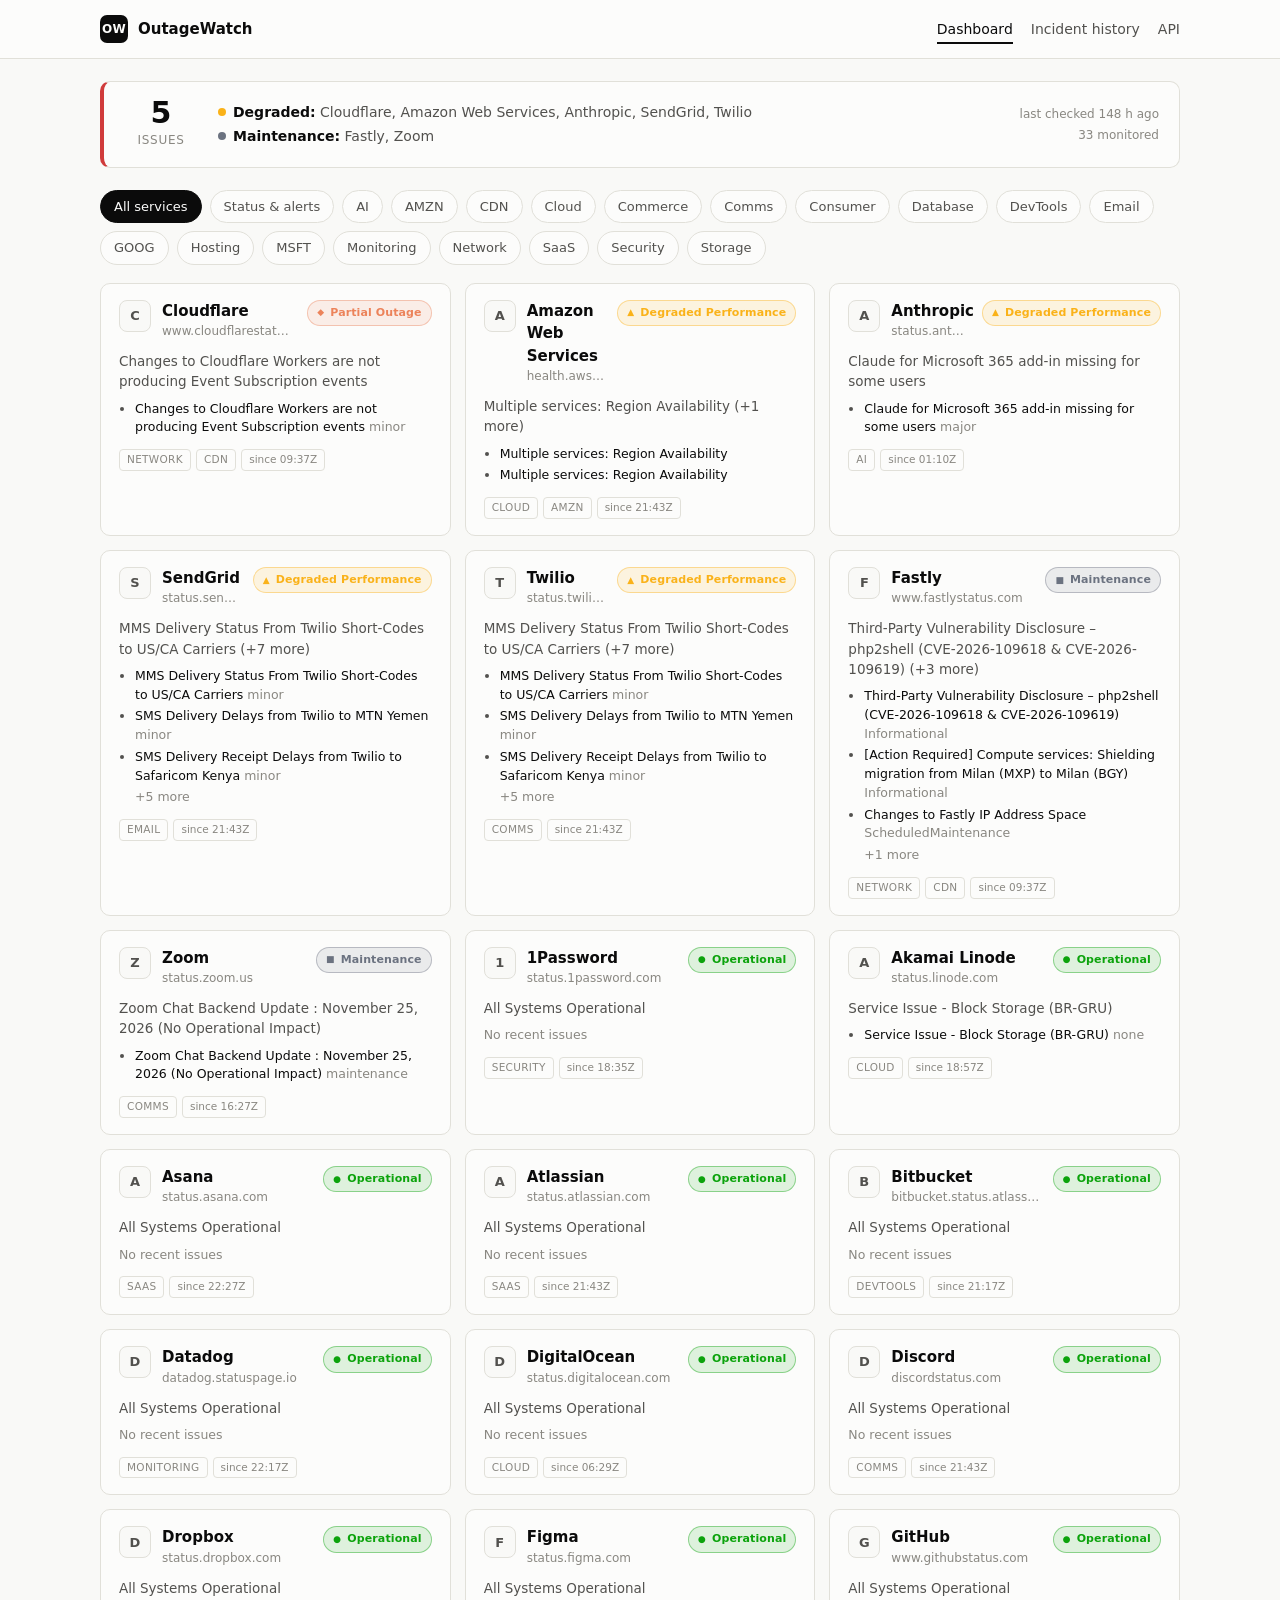
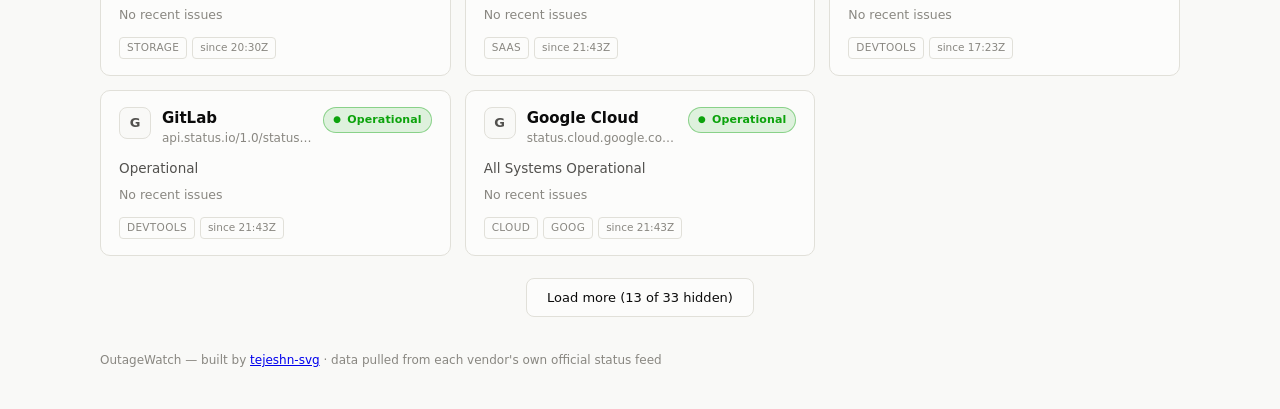
<file: docs/index.html>
<!DOCTYPE html>
<html lang="en">
<head>
  <meta charset="utf-8">
  <meta name="viewport" content="width=device-width, initial-scale=1">
  <title>OutageWatch &middot; 5 issues</title>
  <link rel="stylesheet" href="static/style.css">
</head>
<body>
  <header class="topbar">
    <div class="wrap topbar-inner">
      <a class="brand" href="index.html">
        <span class="brand-mark">OW</span>
        <span class="brand-text">OutageWatch</span>
      </a>
      <nav class="nav">
        <a href="index.html" class="on">Dashboard</a>
        <a href="history.html" class="">Incident history</a>
        <a href="status.json">API</a>
      </nav>
    </div>
  </header>

  <main class="wrap">
    



<!-- ===== Correlated signal: several vendors blaming the same third party =====
     This sits above everything because it often knows before the third
     party's own status page does. -->


<!-- ===== Summary bar: the single most important element on the page ===== -->
<section class="summary alarm">
  <div class="summary-count">
    <strong>5</strong>
    <span>issues</span>
  </div>
  <div class="summary-body">
    
      
      <p><span class="dot" style="background:#fab219"></span><b>Degraded:</b> Cloudflare, Amazon Web Services, Anthropic, SendGrid, Twilio</p>
      <p><span class="dot" style="background:#6b7280"></span><b>Maintenance:</b> Fastly, Zoom</p>
      
    
  </div>
  <div class="summary-meta">
    <span id="checked" data-ts="2026-11-28T17:27:06+00:00">last checked 2026-11-28T17:27:06+00:00</span>
    <span>33 monitored</span>
  </div>
</section>

<!-- ===== Filters ===== -->
<div class="filters" role="group" aria-label="Filter services">
  <button class="chip on" data-filter="all">All services</button>
  <button class="chip" data-filter="issues">Status &amp; alerts</button>
  
    <button class="chip" data-filter="tag:AI">AI</button>
  
    <button class="chip" data-filter="tag:AMZN">AMZN</button>
  
    <button class="chip" data-filter="tag:CDN">CDN</button>
  
    <button class="chip" data-filter="tag:Cloud">Cloud</button>
  
    <button class="chip" data-filter="tag:Commerce">Commerce</button>
  
    <button class="chip" data-filter="tag:Comms">Comms</button>
  
    <button class="chip" data-filter="tag:Consumer">Consumer</button>
  
    <button class="chip" data-filter="tag:Database">Database</button>
  
    <button class="chip" data-filter="tag:DevTools">DevTools</button>
  
    <button class="chip" data-filter="tag:Email">Email</button>
  
    <button class="chip" data-filter="tag:GOOG">GOOG</button>
  
    <button class="chip" data-filter="tag:Hosting">Hosting</button>
  
    <button class="chip" data-filter="tag:MSFT">MSFT</button>
  
    <button class="chip" data-filter="tag:Monitoring">Monitoring</button>
  
    <button class="chip" data-filter="tag:Network">Network</button>
  
    <button class="chip" data-filter="tag:SaaS">SaaS</button>
  
    <button class="chip" data-filter="tag:Security">Security</button>
  
    <button class="chip" data-filter="tag:Storage">Storage</button>
  
</div>

<!-- ===== Service list ===== -->
<section class="grid" id="grid">
  
  <article class="card service"
           data-level="partial_outage"
           data-tags="Network,CDN"
           data-issue="1">
    <div class="service-head">
      <span class="avatar" aria-hidden="true">C</span>
      <div class="service-id">
        <h2>Cloudflare</h2>
        <a class="service-url" href="https://www.cloudflarestatus.com" target="_blank" rel="noopener">www.cloudflarestatus.com</a>
      </div>
      <!-- icon + text, never colour alone -->
      <span class="badge" style="--c: #ec835a">
        <span class="badge-icon" aria-hidden="true">◆</span>Partial Outage
      </span>
    </div>

    <p class="headline">Changes to Cloudflare Workers are not producing Event Subscription events</p>

    
    <ul class="incidents">
      
        <li><a href="https://www.cloudflarestatus.com/incidents/0ocqieaifg7h" target="_blank" rel="noopener">Changes to Cloudflare Workers are not producing Event Subscription events</a> <em>minor</em></li>
      
      
    </ul>
    

    <div class="tags">
      <span class="tag">Network</span><span class="tag">CDN</span>
      <span class="tag since">since 09:37Z</span>
    </div>
  </article>
  
  <article class="card service"
           data-level="degraded"
           data-tags="Cloud,AMZN"
           data-issue="1">
    <div class="service-head">
      <span class="avatar" aria-hidden="true">A</span>
      <div class="service-id">
        <h2>Amazon Web Services</h2>
        <a class="service-url" href="https://health.aws.amazon.com/public/currentevents" target="_blank" rel="noopener">health.aws.amazon.com/public/currentevents</a>
      </div>
      <!-- icon + text, never colour alone -->
      <span class="badge" style="--c: #fab219">
        <span class="badge-icon" aria-hidden="true">▲</span>Degraded Performance
      </span>
    </div>

    <p class="headline">Multiple services: Region Availability (+1 more)</p>

    
    <ul class="incidents">
      
        <li><a href="https://health.aws.amazon.com/public/currentevents" target="_blank" rel="noopener">Multiple services: Region Availability</a></li>
      
        <li><a href="https://health.aws.amazon.com/public/currentevents" target="_blank" rel="noopener">Multiple services: Region Availability</a></li>
      
      
    </ul>
    

    <div class="tags">
      <span class="tag">Cloud</span><span class="tag">AMZN</span>
      <span class="tag since">since 21:43Z</span>
    </div>
  </article>
  
  <article class="card service"
           data-level="degraded"
           data-tags="AI"
           data-issue="1">
    <div class="service-head">
      <span class="avatar" aria-hidden="true">A</span>
      <div class="service-id">
        <h2>Anthropic</h2>
        <a class="service-url" href="https://status.anthropic.com" target="_blank" rel="noopener">status.anthropic.com</a>
      </div>
      <!-- icon + text, never colour alone -->
      <span class="badge" style="--c: #fab219">
        <span class="badge-icon" aria-hidden="true">▲</span>Degraded Performance
      </span>
    </div>

    <p class="headline">Claude for Microsoft 365 add-in missing for some users</p>

    
    <ul class="incidents">
      
        <li><a href="https://stspg.io/ffdq2qfv8frk" target="_blank" rel="noopener">Claude for Microsoft 365 add-in missing for some users</a> <em>major</em></li>
      
      
    </ul>
    

    <div class="tags">
      <span class="tag">AI</span>
      <span class="tag since">since 01:10Z</span>
    </div>
  </article>
  
  <article class="card service"
           data-level="degraded"
           data-tags="Email"
           data-issue="1">
    <div class="service-head">
      <span class="avatar" aria-hidden="true">S</span>
      <div class="service-id">
        <h2>SendGrid</h2>
        <a class="service-url" href="https://status.sendgrid.com" target="_blank" rel="noopener">status.sendgrid.com</a>
      </div>
      <!-- icon + text, never colour alone -->
      <span class="badge" style="--c: #fab219">
        <span class="badge-icon" aria-hidden="true">▲</span>Degraded Performance
      </span>
    </div>

    <p class="headline">MMS Delivery Status From Twilio Short-Codes to US/CA Carriers (+7 more)</p>

    
    <ul class="incidents">
      
        <li><a href="https://stspg.io/t7ccw4n8px5w" target="_blank" rel="noopener">MMS Delivery Status From Twilio Short-Codes to US/CA Carriers</a> <em>minor</em></li>
      
        <li><a href="https://stspg.io/8gnhykvbr6sg" target="_blank" rel="noopener">SMS Delivery Delays from Twilio to MTN Yemen</a> <em>minor</em></li>
      
        <li><a href="https://stspg.io/c31gg6w2lqzz" target="_blank" rel="noopener">SMS Delivery Receipt Delays from Twilio to Safaricom Kenya</a> <em>minor</em></li>
      
      <li class="more">+5 more</li>
    </ul>
    

    <div class="tags">
      <span class="tag">Email</span>
      <span class="tag since">since 21:43Z</span>
    </div>
  </article>
  
  <article class="card service"
           data-level="degraded"
           data-tags="Comms"
           data-issue="1">
    <div class="service-head">
      <span class="avatar" aria-hidden="true">T</span>
      <div class="service-id">
        <h2>Twilio</h2>
        <a class="service-url" href="https://status.twilio.com" target="_blank" rel="noopener">status.twilio.com</a>
      </div>
      <!-- icon + text, never colour alone -->
      <span class="badge" style="--c: #fab219">
        <span class="badge-icon" aria-hidden="true">▲</span>Degraded Performance
      </span>
    </div>

    <p class="headline">MMS Delivery Status From Twilio Short-Codes to US/CA Carriers (+7 more)</p>

    
    <ul class="incidents">
      
        <li><a href="https://stspg.io/t7ccw4n8px5w" target="_blank" rel="noopener">MMS Delivery Status From Twilio Short-Codes to US/CA Carriers</a> <em>minor</em></li>
      
        <li><a href="https://stspg.io/8gnhykvbr6sg" target="_blank" rel="noopener">SMS Delivery Delays from Twilio to MTN Yemen</a> <em>minor</em></li>
      
        <li><a href="https://stspg.io/c31gg6w2lqzz" target="_blank" rel="noopener">SMS Delivery Receipt Delays from Twilio to Safaricom Kenya</a> <em>minor</em></li>
      
      <li class="more">+5 more</li>
    </ul>
    

    <div class="tags">
      <span class="tag">Comms</span>
      <span class="tag since">since 21:43Z</span>
    </div>
  </article>
  
  <article class="card service"
           data-level="maintenance"
           data-tags="Network,CDN"
           data-issue="0">
    <div class="service-head">
      <span class="avatar" aria-hidden="true">F</span>
      <div class="service-id">
        <h2>Fastly</h2>
        <a class="service-url" href="https://www.fastlystatus.com" target="_blank" rel="noopener">www.fastlystatus.com</a>
      </div>
      <!-- icon + text, never colour alone -->
      <span class="badge" style="--c: #6b7280">
        <span class="badge-icon" aria-hidden="true">■</span>Maintenance
      </span>
    </div>

    <p class="headline">Third-Party Vulnerability Disclosure – php2shell (CVE-2026-109618 &amp; CVE-2026-109619) (+3 more)</p>

    
    <ul class="incidents">
      
        <li><a href="https://sta.ac/u/7mfOmz7D" target="_blank" rel="noopener">Third-Party Vulnerability Disclosure – php2shell (CVE-2026-109618 &amp; CVE-2026-109619)</a> <em>Informational</em></li>
      
        <li><a href="https://sta.ac/u/cdSFIDlB" target="_blank" rel="noopener">[Action Required] Compute services: Shielding migration from Milan (MXP) to Milan (BGY)</a> <em>Informational</em></li>
      
        <li><a href="https://sta.ac/u/d45H5J0G" target="_blank" rel="noopener">Changes to Fastly IP Address Space</a> <em>ScheduledMaintenance</em></li>
      
      <li class="more">+1 more</li>
    </ul>
    

    <div class="tags">
      <span class="tag">Network</span><span class="tag">CDN</span>
      <span class="tag since">since 09:37Z</span>
    </div>
  </article>
  
  <article class="card service"
           data-level="maintenance"
           data-tags="Comms"
           data-issue="0">
    <div class="service-head">
      <span class="avatar" aria-hidden="true">Z</span>
      <div class="service-id">
        <h2>Zoom</h2>
        <a class="service-url" href="https://status.zoom.us" target="_blank" rel="noopener">status.zoom.us</a>
      </div>
      <!-- icon + text, never colour alone -->
      <span class="badge" style="--c: #6b7280">
        <span class="badge-icon" aria-hidden="true">■</span>Maintenance
      </span>
    </div>

    <p class="headline">Zoom Chat Backend Update : November 25, 2026 (No Operational Impact)</p>

    
    <ul class="incidents">
      
        <li><a href="https://status.zoom.us" target="_blank" rel="noopener">Zoom Chat Backend Update : November 25, 2026 (No Operational Impact)</a> <em>maintenance</em></li>
      
      
    </ul>
    

    <div class="tags">
      <span class="tag">Comms</span>
      <span class="tag since">since 16:27Z</span>
    </div>
  </article>
  
  <article class="card service"
           data-level="operational"
           data-tags="Security"
           data-issue="0">
    <div class="service-head">
      <span class="avatar" aria-hidden="true">1</span>
      <div class="service-id">
        <h2>1Password</h2>
        <a class="service-url" href="https://status.1password.com" target="_blank" rel="noopener">status.1password.com</a>
      </div>
      <!-- icon + text, never colour alone -->
      <span class="badge" style="--c: #0ca30c">
        <span class="badge-icon" aria-hidden="true">●</span>Operational
      </span>
    </div>

    <p class="headline">All Systems Operational</p>

    
      <p class="noissues">No recent issues</p>
    

    <div class="tags">
      <span class="tag">Security</span>
      <span class="tag since">since 18:35Z</span>
    </div>
  </article>
  
  <article class="card service"
           data-level="operational"
           data-tags="Cloud"
           data-issue="0">
    <div class="service-head">
      <span class="avatar" aria-hidden="true">A</span>
      <div class="service-id">
        <h2>Akamai Linode</h2>
        <a class="service-url" href="https://status.linode.com" target="_blank" rel="noopener">status.linode.com</a>
      </div>
      <!-- icon + text, never colour alone -->
      <span class="badge" style="--c: #0ca30c">
        <span class="badge-icon" aria-hidden="true">●</span>Operational
      </span>
    </div>

    <p class="headline">Service Issue - Block Storage (BR-GRU)</p>

    
    <ul class="incidents">
      
        <li><a href="https://stspg.io/kwfn0ylk0rpt" target="_blank" rel="noopener">Service Issue - Block Storage (BR-GRU)</a> <em>none</em></li>
      
      
    </ul>
    

    <div class="tags">
      <span class="tag">Cloud</span>
      <span class="tag since">since 18:57Z</span>
    </div>
  </article>
  
  <article class="card service"
           data-level="operational"
           data-tags="SaaS"
           data-issue="0">
    <div class="service-head">
      <span class="avatar" aria-hidden="true">A</span>
      <div class="service-id">
        <h2>Asana</h2>
        <a class="service-url" href="https://status.asana.com" target="_blank" rel="noopener">status.asana.com</a>
      </div>
      <!-- icon + text, never colour alone -->
      <span class="badge" style="--c: #0ca30c">
        <span class="badge-icon" aria-hidden="true">●</span>Operational
      </span>
    </div>

    <p class="headline">All Systems Operational</p>

    
      <p class="noissues">No recent issues</p>
    

    <div class="tags">
      <span class="tag">SaaS</span>
      <span class="tag since">since 22:27Z</span>
    </div>
  </article>
  
  <article class="card service"
           data-level="operational"
           data-tags="SaaS"
           data-issue="0">
    <div class="service-head">
      <span class="avatar" aria-hidden="true">A</span>
      <div class="service-id">
        <h2>Atlassian</h2>
        <a class="service-url" href="https://status.atlassian.com" target="_blank" rel="noopener">status.atlassian.com</a>
      </div>
      <!-- icon + text, never colour alone -->
      <span class="badge" style="--c: #0ca30c">
        <span class="badge-icon" aria-hidden="true">●</span>Operational
      </span>
    </div>

    <p class="headline">All Systems Operational</p>

    
      <p class="noissues">No recent issues</p>
    

    <div class="tags">
      <span class="tag">SaaS</span>
      <span class="tag since">since 21:43Z</span>
    </div>
  </article>
  
  <article class="card service"
           data-level="operational"
           data-tags="DevTools"
           data-issue="0">
    <div class="service-head">
      <span class="avatar" aria-hidden="true">B</span>
      <div class="service-id">
        <h2>Bitbucket</h2>
        <a class="service-url" href="https://bitbucket.status.atlassian.com" target="_blank" rel="noopener">bitbucket.status.atlassian.com</a>
      </div>
      <!-- icon + text, never colour alone -->
      <span class="badge" style="--c: #0ca30c">
        <span class="badge-icon" aria-hidden="true">●</span>Operational
      </span>
    </div>

    <p class="headline">All Systems Operational</p>

    
      <p class="noissues">No recent issues</p>
    

    <div class="tags">
      <span class="tag">DevTools</span>
      <span class="tag since">since 21:17Z</span>
    </div>
  </article>
  
  <article class="card service"
           data-level="operational"
           data-tags="Monitoring"
           data-issue="0">
    <div class="service-head">
      <span class="avatar" aria-hidden="true">D</span>
      <div class="service-id">
        <h2>Datadog</h2>
        <a class="service-url" href="https://datadog.statuspage.io" target="_blank" rel="noopener">datadog.statuspage.io</a>
      </div>
      <!-- icon + text, never colour alone -->
      <span class="badge" style="--c: #0ca30c">
        <span class="badge-icon" aria-hidden="true">●</span>Operational
      </span>
    </div>

    <p class="headline">All Systems Operational</p>

    
      <p class="noissues">No recent issues</p>
    

    <div class="tags">
      <span class="tag">Monitoring</span>
      <span class="tag since">since 22:17Z</span>
    </div>
  </article>
  
  <article class="card service"
           data-level="operational"
           data-tags="Cloud"
           data-issue="0">
    <div class="service-head">
      <span class="avatar" aria-hidden="true">D</span>
      <div class="service-id">
        <h2>DigitalOcean</h2>
        <a class="service-url" href="https://status.digitalocean.com" target="_blank" rel="noopener">status.digitalocean.com</a>
      </div>
      <!-- icon + text, never colour alone -->
      <span class="badge" style="--c: #0ca30c">
        <span class="badge-icon" aria-hidden="true">●</span>Operational
      </span>
    </div>

    <p class="headline">All Systems Operational</p>

    
      <p class="noissues">No recent issues</p>
    

    <div class="tags">
      <span class="tag">Cloud</span>
      <span class="tag since">since 06:29Z</span>
    </div>
  </article>
  
  <article class="card service"
           data-level="operational"
           data-tags="Comms"
           data-issue="0">
    <div class="service-head">
      <span class="avatar" aria-hidden="true">D</span>
      <div class="service-id">
        <h2>Discord</h2>
        <a class="service-url" href="https://discordstatus.com" target="_blank" rel="noopener">discordstatus.com</a>
      </div>
      <!-- icon + text, never colour alone -->
      <span class="badge" style="--c: #0ca30c">
        <span class="badge-icon" aria-hidden="true">●</span>Operational
      </span>
    </div>

    <p class="headline">All Systems Operational</p>

    
      <p class="noissues">No recent issues</p>
    

    <div class="tags">
      <span class="tag">Comms</span>
      <span class="tag since">since 21:43Z</span>
    </div>
  </article>
  
  <article class="card service"
           data-level="operational"
           data-tags="Storage"
           data-issue="0">
    <div class="service-head">
      <span class="avatar" aria-hidden="true">D</span>
      <div class="service-id">
        <h2>Dropbox</h2>
        <a class="service-url" href="https://status.dropbox.com" target="_blank" rel="noopener">status.dropbox.com</a>
      </div>
      <!-- icon + text, never colour alone -->
      <span class="badge" style="--c: #0ca30c">
        <span class="badge-icon" aria-hidden="true">●</span>Operational
      </span>
    </div>

    <p class="headline">All Systems Operational</p>

    
      <p class="noissues">No recent issues</p>
    

    <div class="tags">
      <span class="tag">Storage</span>
      <span class="tag since">since 20:30Z</span>
    </div>
  </article>
  
  <article class="card service"
           data-level="operational"
           data-tags="SaaS"
           data-issue="0">
    <div class="service-head">
      <span class="avatar" aria-hidden="true">F</span>
      <div class="service-id">
        <h2>Figma</h2>
        <a class="service-url" href="https://status.figma.com" target="_blank" rel="noopener">status.figma.com</a>
      </div>
      <!-- icon + text, never colour alone -->
      <span class="badge" style="--c: #0ca30c">
        <span class="badge-icon" aria-hidden="true">●</span>Operational
      </span>
    </div>

    <p class="headline">All Systems Operational</p>

    
      <p class="noissues">No recent issues</p>
    

    <div class="tags">
      <span class="tag">SaaS</span>
      <span class="tag since">since 21:43Z</span>
    </div>
  </article>
  
  <article class="card service"
           data-level="operational"
           data-tags="DevTools"
           data-issue="0">
    <div class="service-head">
      <span class="avatar" aria-hidden="true">G</span>
      <div class="service-id">
        <h2>GitHub</h2>
        <a class="service-url" href="https://www.githubstatus.com" target="_blank" rel="noopener">www.githubstatus.com</a>
      </div>
      <!-- icon + text, never colour alone -->
      <span class="badge" style="--c: #0ca30c">
        <span class="badge-icon" aria-hidden="true">●</span>Operational
      </span>
    </div>

    <p class="headline">All Systems Operational</p>

    
      <p class="noissues">No recent issues</p>
    

    <div class="tags">
      <span class="tag">DevTools</span>
      <span class="tag since">since 17:23Z</span>
    </div>
  </article>
  
  <article class="card service"
           data-level="operational"
           data-tags="DevTools"
           data-issue="0">
    <div class="service-head">
      <span class="avatar" aria-hidden="true">G</span>
      <div class="service-id">
        <h2>GitLab</h2>
        <a class="service-url" href="https://api.status.io/1.0/status/5b36dc6502d06804c08349f7" target="_blank" rel="noopener">api.status.io/1.0/status/5b36dc6502d06804c08349f7</a>
      </div>
      <!-- icon + text, never colour alone -->
      <span class="badge" style="--c: #0ca30c">
        <span class="badge-icon" aria-hidden="true">●</span>Operational
      </span>
    </div>

    <p class="headline">Operational</p>

    
      <p class="noissues">No recent issues</p>
    

    <div class="tags">
      <span class="tag">DevTools</span>
      <span class="tag since">since 21:43Z</span>
    </div>
  </article>
  
  <article class="card service"
           data-level="operational"
           data-tags="Cloud,GOOG"
           data-issue="0">
    <div class="service-head">
      <span class="avatar" aria-hidden="true">G</span>
      <div class="service-id">
        <h2>Google Cloud</h2>
        <a class="service-url" href="https://status.cloud.google.com/incidents.json" target="_blank" rel="noopener">status.cloud.google.com/incidents.json</a>
      </div>
      <!-- icon + text, never colour alone -->
      <span class="badge" style="--c: #0ca30c">
        <span class="badge-icon" aria-hidden="true">●</span>Operational
      </span>
    </div>

    <p class="headline">All Systems Operational</p>

    
      <p class="noissues">No recent issues</p>
    

    <div class="tags">
      <span class="tag">Cloud</span><span class="tag">GOOG</span>
      <span class="tag since">since 21:43Z</span>
    </div>
  </article>
  
  <article class="card service"
           data-level="operational"
           data-tags="Cloud"
           data-issue="0">
    <div class="service-head">
      <span class="avatar" aria-hidden="true">H</span>
      <div class="service-id">
        <h2>Heroku</h2>
        <a class="service-url" href="https://status.heroku.com" target="_blank" rel="noopener">status.heroku.com</a>
      </div>
      <!-- icon + text, never colour alone -->
      <span class="badge" style="--c: #0ca30c">
        <span class="badge-icon" aria-hidden="true">●</span>Operational
      </span>
    </div>

    <p class="headline">Responding normally</p>

    
      <p class="noissues">No recent issues</p>
    

    <div class="tags">
      <span class="tag">Cloud</span>
      <span class="tag since">since 21:43Z</span>
    </div>
  </article>
  
  <article class="card service"
           data-level="operational"
           data-tags="SaaS"
           data-issue="0">
    <div class="service-head">
      <span class="avatar" aria-hidden="true">H</span>
      <div class="service-id">
        <h2>HubSpot</h2>
        <a class="service-url" href="https://status.hubspot.com" target="_blank" rel="noopener">status.hubspot.com</a>
      </div>
      <!-- icon + text, never colour alone -->
      <span class="badge" style="--c: #0ca30c">
        <span class="badge-icon" aria-hidden="true">●</span>Operational
      </span>
    </div>

    <p class="headline">All Systems Operational</p>

    
      <p class="noissues">No recent issues</p>
    

    <div class="tags">
      <span class="tag">SaaS</span>
      <span class="tag since">since 19:14Z</span>
    </div>
  </article>
  
  <article class="card service"
           data-level="operational"
           data-tags="MSFT,SaaS"
           data-issue="0">
    <div class="service-head">
      <span class="avatar" aria-hidden="true">M</span>
      <div class="service-id">
        <h2>Microsoft 365</h2>
        <a class="service-url" href="https://status.cloud.microsoft/api/feed/mac" target="_blank" rel="noopener">status.cloud.microsoft/api/feed/mac</a>
      </div>
      <!-- icon + text, never colour alone -->
      <span class="badge" style="--c: #0ca30c">
        <span class="badge-icon" aria-hidden="true">●</span>Operational
      </span>
    </div>

    <p class="headline">No active events</p>

    
      <p class="noissues">No recent issues</p>
    

    <div class="tags">
      <span class="tag">MSFT</span><span class="tag">SaaS</span>
      <span class="tag since">since 06:07Z</span>
    </div>
  </article>
  
  <article class="card service"
           data-level="operational"
           data-tags="Cloud,MSFT"
           data-issue="0">
    <div class="service-head">
      <span class="avatar" aria-hidden="true">M</span>
      <div class="service-id">
        <h2>Microsoft Azure</h2>
        <a class="service-url" href="https://azure.status.microsoft/en-us/status/feed/" target="_blank" rel="noopener">azure.status.microsoft/en-us/status/feed/</a>
      </div>
      <!-- icon + text, never colour alone -->
      <span class="badge" style="--c: #0ca30c">
        <span class="badge-icon" aria-hidden="true">●</span>Operational
      </span>
    </div>

    <p class="headline">No active events</p>

    
      <p class="noissues">No recent issues</p>
    

    <div class="tags">
      <span class="tag">Cloud</span><span class="tag">MSFT</span>
      <span class="tag since">since 21:43Z</span>
    </div>
  </article>
  
  <article class="card service"
           data-level="operational"
           data-tags="MSFT,SaaS"
           data-issue="0">
    <div class="service-head">
      <span class="avatar" aria-hidden="true">M</span>
      <div class="service-id">
        <h2>Microsoft Power Platform</h2>
        <a class="service-url" href="https://status.cloud.microsoft/api/feed/ppac" target="_blank" rel="noopener">status.cloud.microsoft/api/feed/ppac</a>
      </div>
      <!-- icon + text, never colour alone -->
      <span class="badge" style="--c: #0ca30c">
        <span class="badge-icon" aria-hidden="true">●</span>Operational
      </span>
    </div>

    <p class="headline">No active events</p>

    
      <p class="noissues">No recent issues</p>
    

    <div class="tags">
      <span class="tag">MSFT</span><span class="tag">SaaS</span>
      <span class="tag since">since 21:43Z</span>
    </div>
  </article>
  
  <article class="card service"
           data-level="operational"
           data-tags="Database"
           data-issue="0">
    <div class="service-head">
      <span class="avatar" aria-hidden="true">M</span>
      <div class="service-id">
        <h2>MongoDB Atlas</h2>
        <a class="service-url" href="https://status.mongodb.com" target="_blank" rel="noopener">status.mongodb.com</a>
      </div>
      <!-- icon + text, never colour alone -->
      <span class="badge" style="--c: #0ca30c">
        <span class="badge-icon" aria-hidden="true">●</span>Operational
      </span>
    </div>

    <p class="headline">Impaired Cluster operations in AWS me-central-1 and AWS me-south-1</p>

    
    <ul class="incidents">
      
        <li><a href="https://stspg.io/jwd31x8yx3q5" target="_blank" rel="noopener">Impaired Cluster operations in AWS me-central-1 and AWS me-south-1</a> <em>major</em></li>
      
      
    </ul>
    

    <div class="tags">
      <span class="tag">Database</span>
      <span class="tag since">since 21:43Z</span>
    </div>
  </article>
  
  <article class="card service"
           data-level="operational"
           data-tags="Monitoring"
           data-issue="0">
    <div class="service-head">
      <span class="avatar" aria-hidden="true">N</span>
      <div class="service-id">
        <h2>New Relic</h2>
        <a class="service-url" href="https://status.newrelic.com" target="_blank" rel="noopener">status.newrelic.com</a>
      </div>
      <!-- icon + text, never colour alone -->
      <span class="badge" style="--c: #0ca30c">
        <span class="badge-icon" aria-hidden="true">●</span>Operational
      </span>
    </div>

    <p class="headline">All Systems Operational</p>

    
      <p class="noissues">No recent issues</p>
    

    <div class="tags">
      <span class="tag">Monitoring</span>
      <span class="tag since">since 21:43Z</span>
    </div>
  </article>
  
  <article class="card service"
           data-level="operational"
           data-tags="SaaS"
           data-issue="0">
    <div class="service-head">
      <span class="avatar" aria-hidden="true">N</span>
      <div class="service-id">
        <h2>Notion</h2>
        <a class="service-url" href="https://www.notion-status.com" target="_blank" rel="noopener">www.notion-status.com</a>
      </div>
      <!-- icon + text, never colour alone -->
      <span class="badge" style="--c: #0ca30c">
        <span class="badge-icon" aria-hidden="true">●</span>Operational
      </span>
    </div>

    <p class="headline">All Systems Operational</p>

    
      <p class="noissues">No recent issues</p>
    

    <div class="tags">
      <span class="tag">SaaS</span>
      <span class="tag since">since 01:18Z</span>
    </div>
  </article>
  
  <article class="card service"
           data-level="operational"
           data-tags="DevTools"
           data-issue="0">
    <div class="service-head">
      <span class="avatar" aria-hidden="true">N</span>
      <div class="service-id">
        <h2>npm</h2>
        <a class="service-url" href="https://status.npmjs.org" target="_blank" rel="noopener">status.npmjs.org</a>
      </div>
      <!-- icon + text, never colour alone -->
      <span class="badge" style="--c: #0ca30c">
        <span class="badge-icon" aria-hidden="true">●</span>Operational
      </span>
    </div>

    <p class="headline">All Systems Operational</p>

    
      <p class="noissues">No recent issues</p>
    

    <div class="tags">
      <span class="tag">DevTools</span>
      <span class="tag since">since 21:43Z</span>
    </div>
  </article>
  
  <article class="card service"
           data-level="operational"
           data-tags="AI"
           data-issue="0">
    <div class="service-head">
      <span class="avatar" aria-hidden="true">O</span>
      <div class="service-id">
        <h2>OpenAI</h2>
        <a class="service-url" href="https://status.openai.com" target="_blank" rel="noopener">status.openai.com</a>
      </div>
      <!-- icon + text, never colour alone -->
      <span class="badge" style="--c: #0ca30c">
        <span class="badge-icon" aria-hidden="true">●</span>Operational
      </span>
    </div>

    <p class="headline">All Systems Operational</p>

    
      <p class="noissues">No recent issues</p>
    

    <div class="tags">
      <span class="tag">AI</span>
      <span class="tag since">since 15:05Z</span>
    </div>
  </article>
  
  <article class="card service"
           data-level="operational"
           data-tags="Consumer"
           data-issue="0">
    <div class="service-head">
      <span class="avatar" aria-hidden="true">R</span>
      <div class="service-id">
        <h2>Reddit</h2>
        <a class="service-url" href="https://www.redditstatus.com" target="_blank" rel="noopener">www.redditstatus.com</a>
      </div>
      <!-- icon + text, never colour alone -->
      <span class="badge" style="--c: #0ca30c">
        <span class="badge-icon" aria-hidden="true">●</span>Operational
      </span>
    </div>

    <p class="headline">All Systems Operational</p>

    
      <p class="noissues">No recent issues</p>
    

    <div class="tags">
      <span class="tag">Consumer</span>
      <span class="tag since">since 21:17Z</span>
    </div>
  </article>
  
  <article class="card service"
           data-level="operational"
           data-tags="Commerce"
           data-issue="0">
    <div class="service-head">
      <span class="avatar" aria-hidden="true">S</span>
      <div class="service-id">
        <h2>Shopify</h2>
        <a class="service-url" href="https://www.shopifystatus.com" target="_blank" rel="noopener">www.shopifystatus.com</a>
      </div>
      <!-- icon + text, never colour alone -->
      <span class="badge" style="--c: #0ca30c">
        <span class="badge-icon" aria-hidden="true">●</span>Operational
      </span>
    </div>

    <p class="headline">All Systems Operational</p>

    
      <p class="noissues">No recent issues</p>
    

    <div class="tags">
      <span class="tag">Commerce</span>
      <span class="tag since">since 19:33Z</span>
    </div>
  </article>
  
  <article class="card service"
           data-level="operational"
           data-tags="Hosting"
           data-issue="0">
    <div class="service-head">
      <span class="avatar" aria-hidden="true">S</span>
      <div class="service-id">
        <h2>Squarespace</h2>
        <a class="service-url" href="https://status.squarespace.com" target="_blank" rel="noopener">status.squarespace.com</a>
      </div>
      <!-- icon + text, never colour alone -->
      <span class="badge" style="--c: #0ca30c">
        <span class="badge-icon" aria-hidden="true">●</span>Operational
      </span>
    </div>

    <p class="headline">All Systems Operational</p>

    
      <p class="noissues">No recent issues</p>
    

    <div class="tags">
      <span class="tag">Hosting</span>
      <span class="tag since">since 15:54Z</span>
    </div>
  </article>
  
</section>

<div class="loadmore-wrap">
  <button id="loadmore" class="loadmore">Load more</button>
</div>

<script>
// ---- Progressive disclosure: show 20 at a time, like the reference page ----
const PAGE = 20;
let shown = PAGE;
let activeFilter = 'all';

function visibleCards() {
  return [...document.querySelectorAll('.service')].filter(card => {
    if (activeFilter === 'all') return true;
    if (activeFilter === 'issues') return card.dataset.issue === '1';
    if (activeFilter.startsWith('tag:')) {
      return card.dataset.tags.split(',').includes(activeFilter.slice(4));
    }
    return true;
  });
}

function render() {
  document.querySelectorAll('.service').forEach(c => c.style.display = 'none');
  const vis = visibleCards();
  vis.slice(0, shown).forEach(c => c.style.display = '');
  const btn = document.getElementById('loadmore');
  const remaining = vis.length - shown;
  btn.style.display = remaining > 0 ? '' : 'none';
  btn.textContent = `Load more (${remaining} of ${vis.length} hidden)`;
}

document.querySelectorAll('.chip').forEach(chip => {
  chip.addEventListener('click', () => {
    document.querySelectorAll('.chip').forEach(c => c.classList.remove('on'));
    chip.classList.add('on');
    activeFilter = chip.dataset.filter;
    shown = PAGE;
    render();
  });
});

document.getElementById('loadmore').addEventListener('click', () => {
  shown += PAGE;
  render();
});

// ---- "last checked" as relative time, refreshed every 15s ----
function ago() {
  const el = document.getElementById('checked');
  if (!el || !el.dataset.ts) return;
  const secs = Math.max(0, (Date.now() - new Date(el.dataset.ts).getTime()) / 1000);
  let text;
  if (secs < 60) text = 'just now';
  else if (secs < 3600) text = `${Math.floor(secs / 60)} min ago`;
  else text = `${Math.floor(secs / 3600)} h ago`;
  el.textContent = `last checked ${text}`;
}

// ---- Auto-refresh the page data without a full reload ----
async function poll() {
  try {
    const r = await fetch('status.json', { cache: 'no-store' });
    const data = await r.json();
    const el = document.getElementById('checked');
    // If the collector has written a newer timestamp, reload to redraw.
    if (el && data.summary.last_checked && data.summary.last_checked !== el.dataset.ts) {
      location.reload();
    }
  } catch (e) { /* collector may be restarting; try again next tick */ }
}

render();
ago();
setInterval(ago, 15000);
setInterval(poll, 30000);
</script>



  </main>

  <footer class="wrap foot">
    <span>OutageWatch &mdash; built by
      <a href="https://github.com/tejeshn-svg" target="_blank" rel="noopener">tejeshn-svg</a>
      &middot; data pulled from each vendor's own official status feed</span>
  </footer>
</body>
</html>
</file>
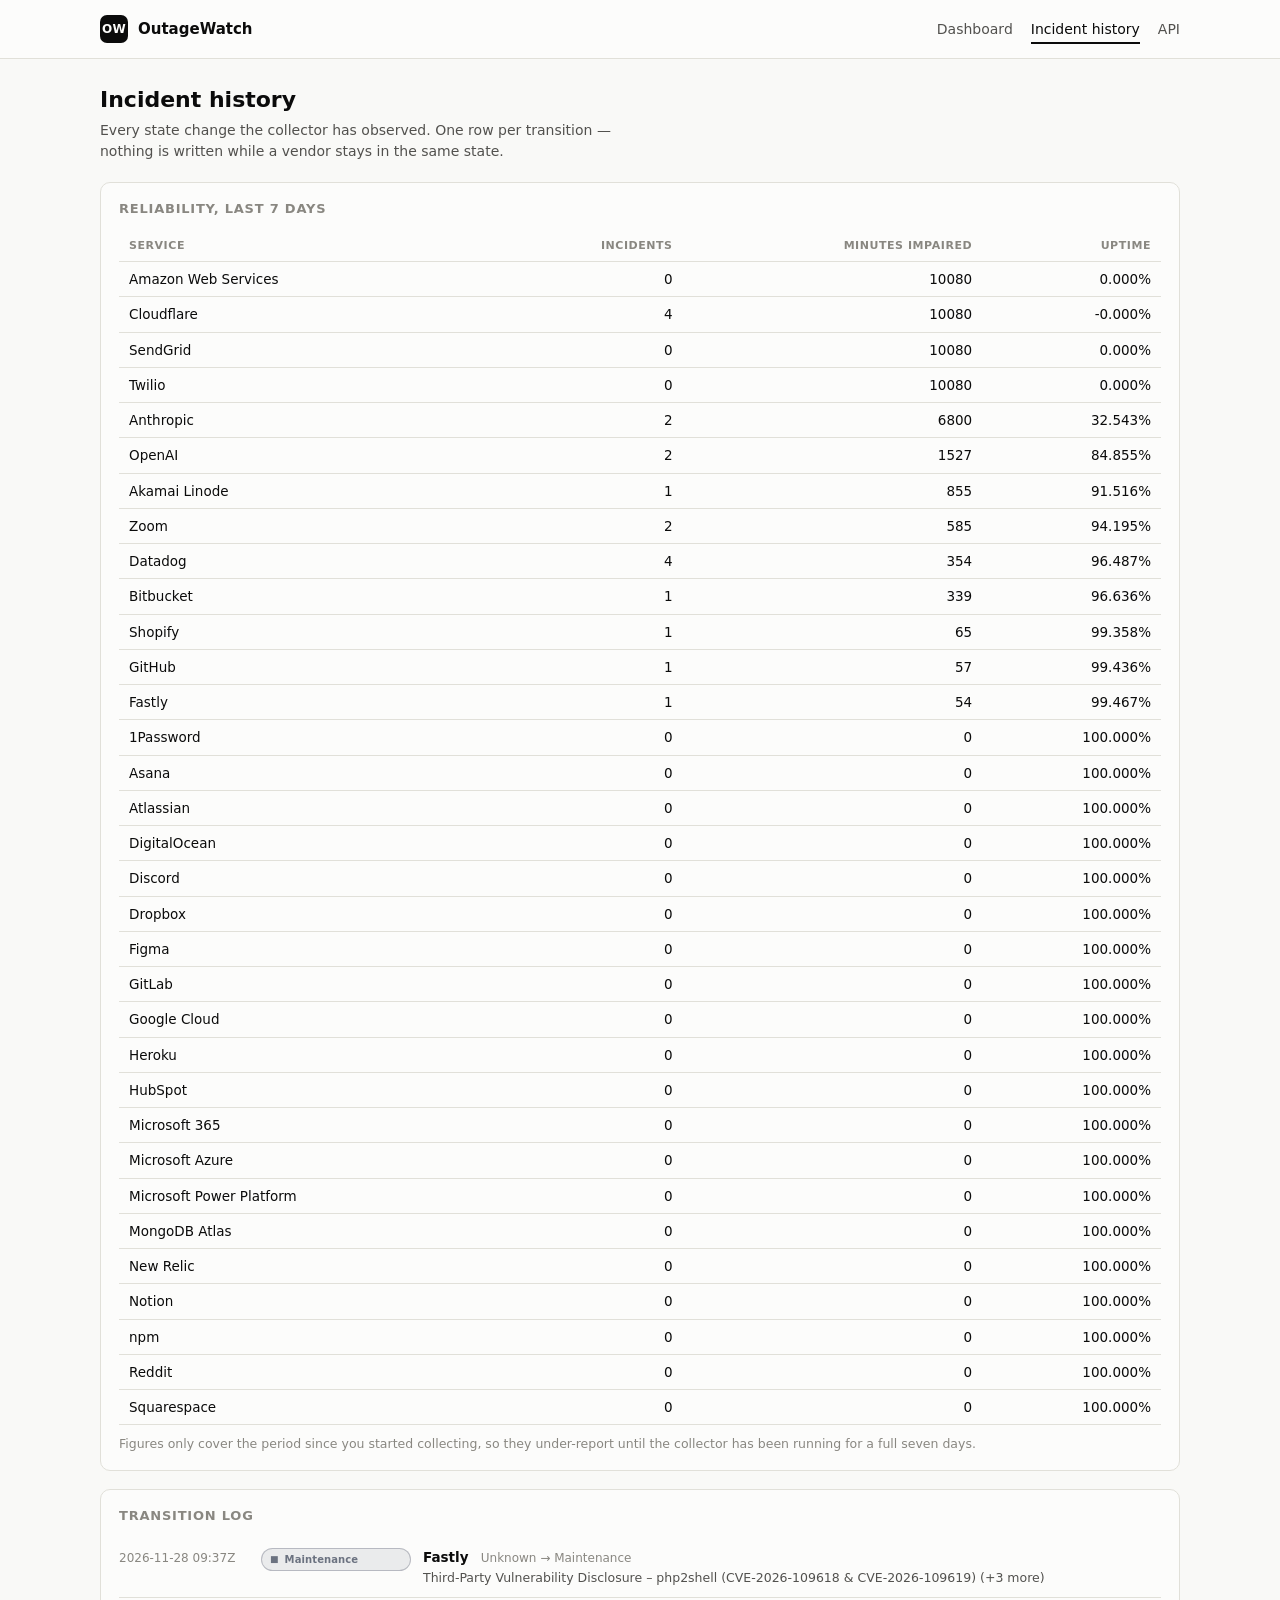
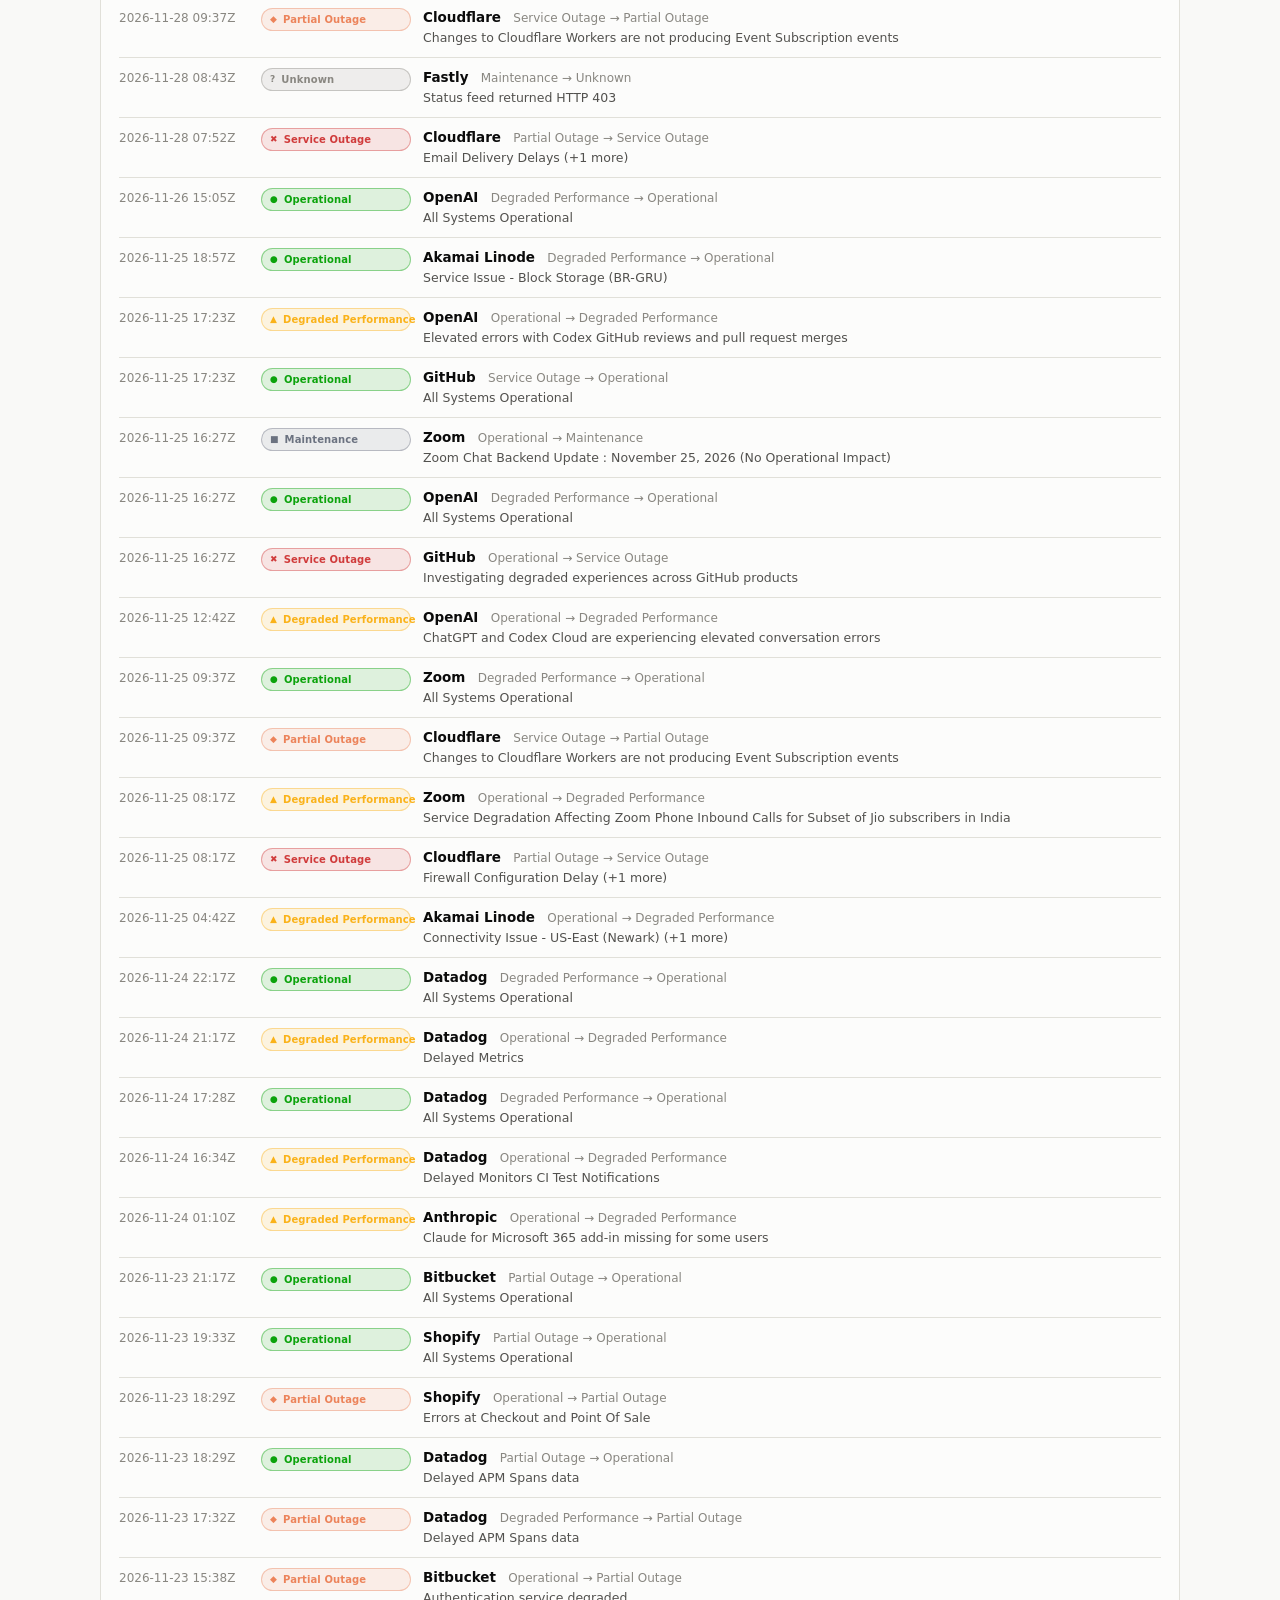
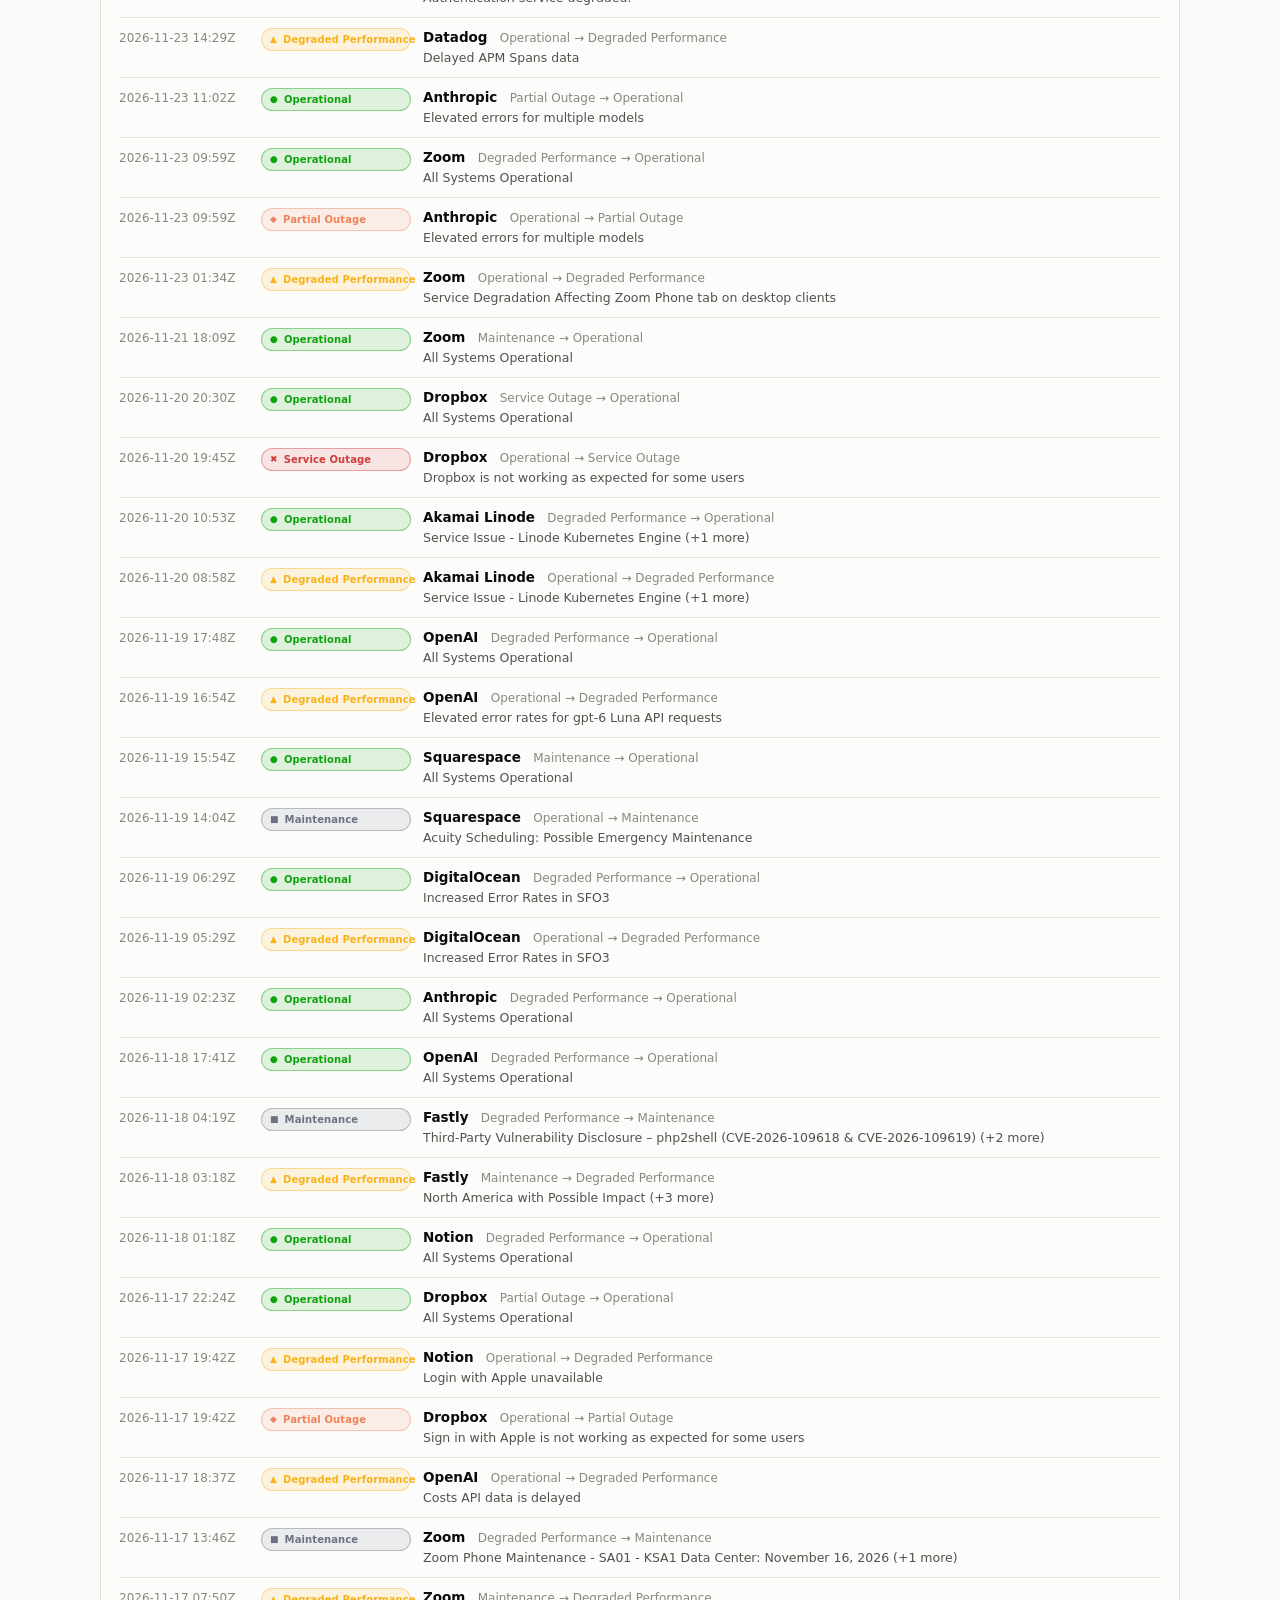
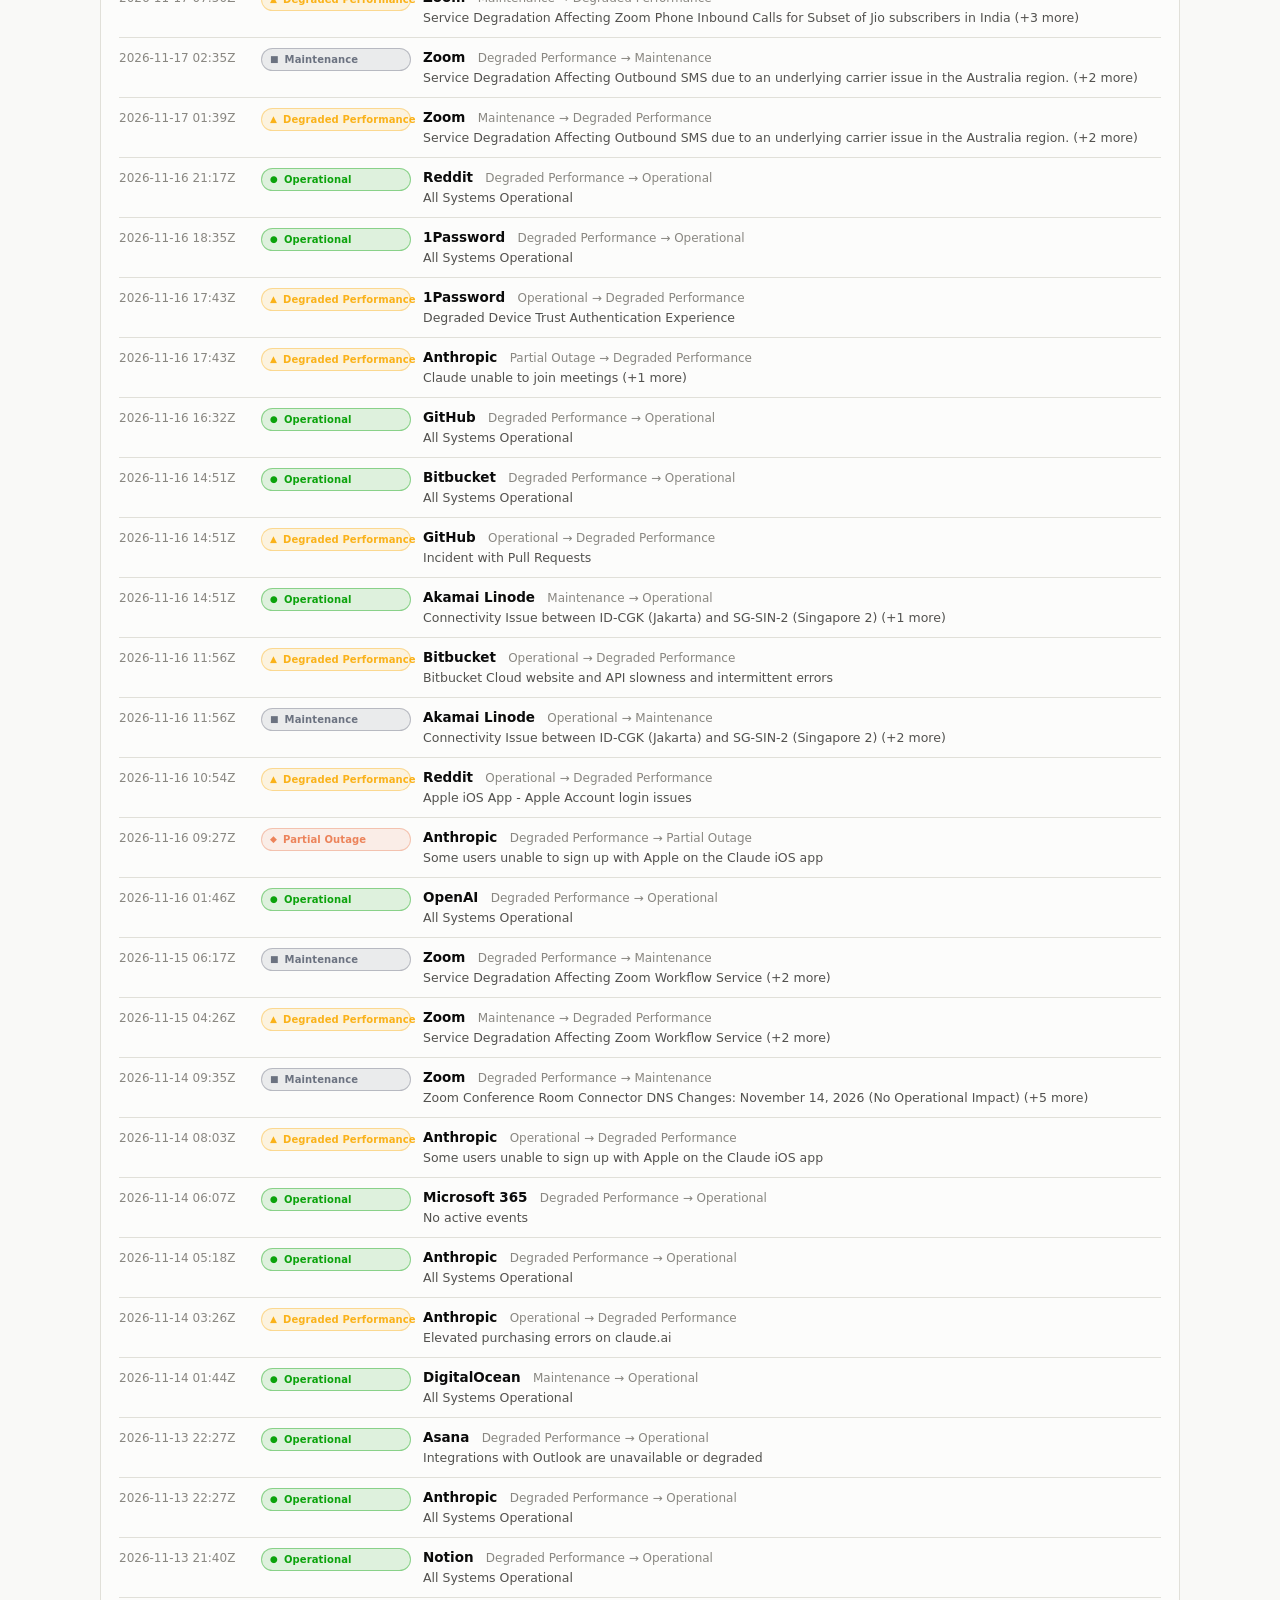
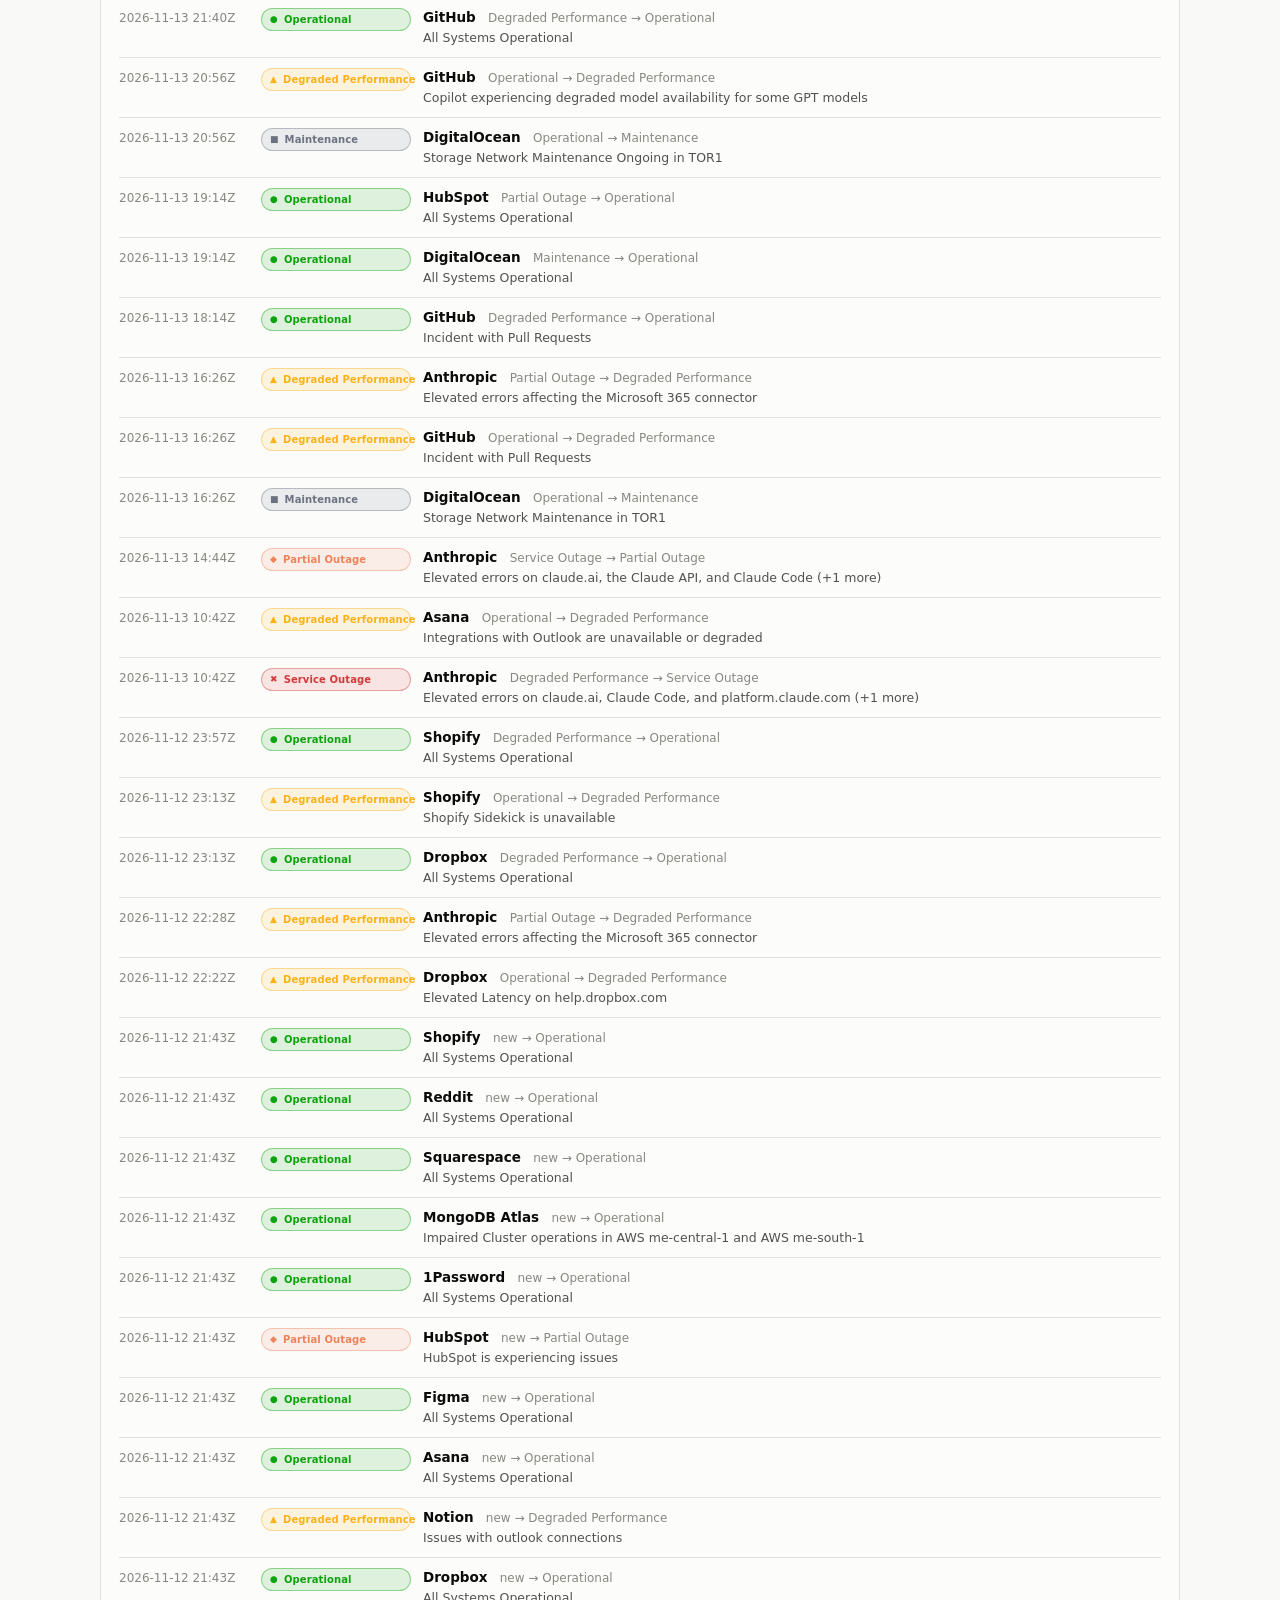
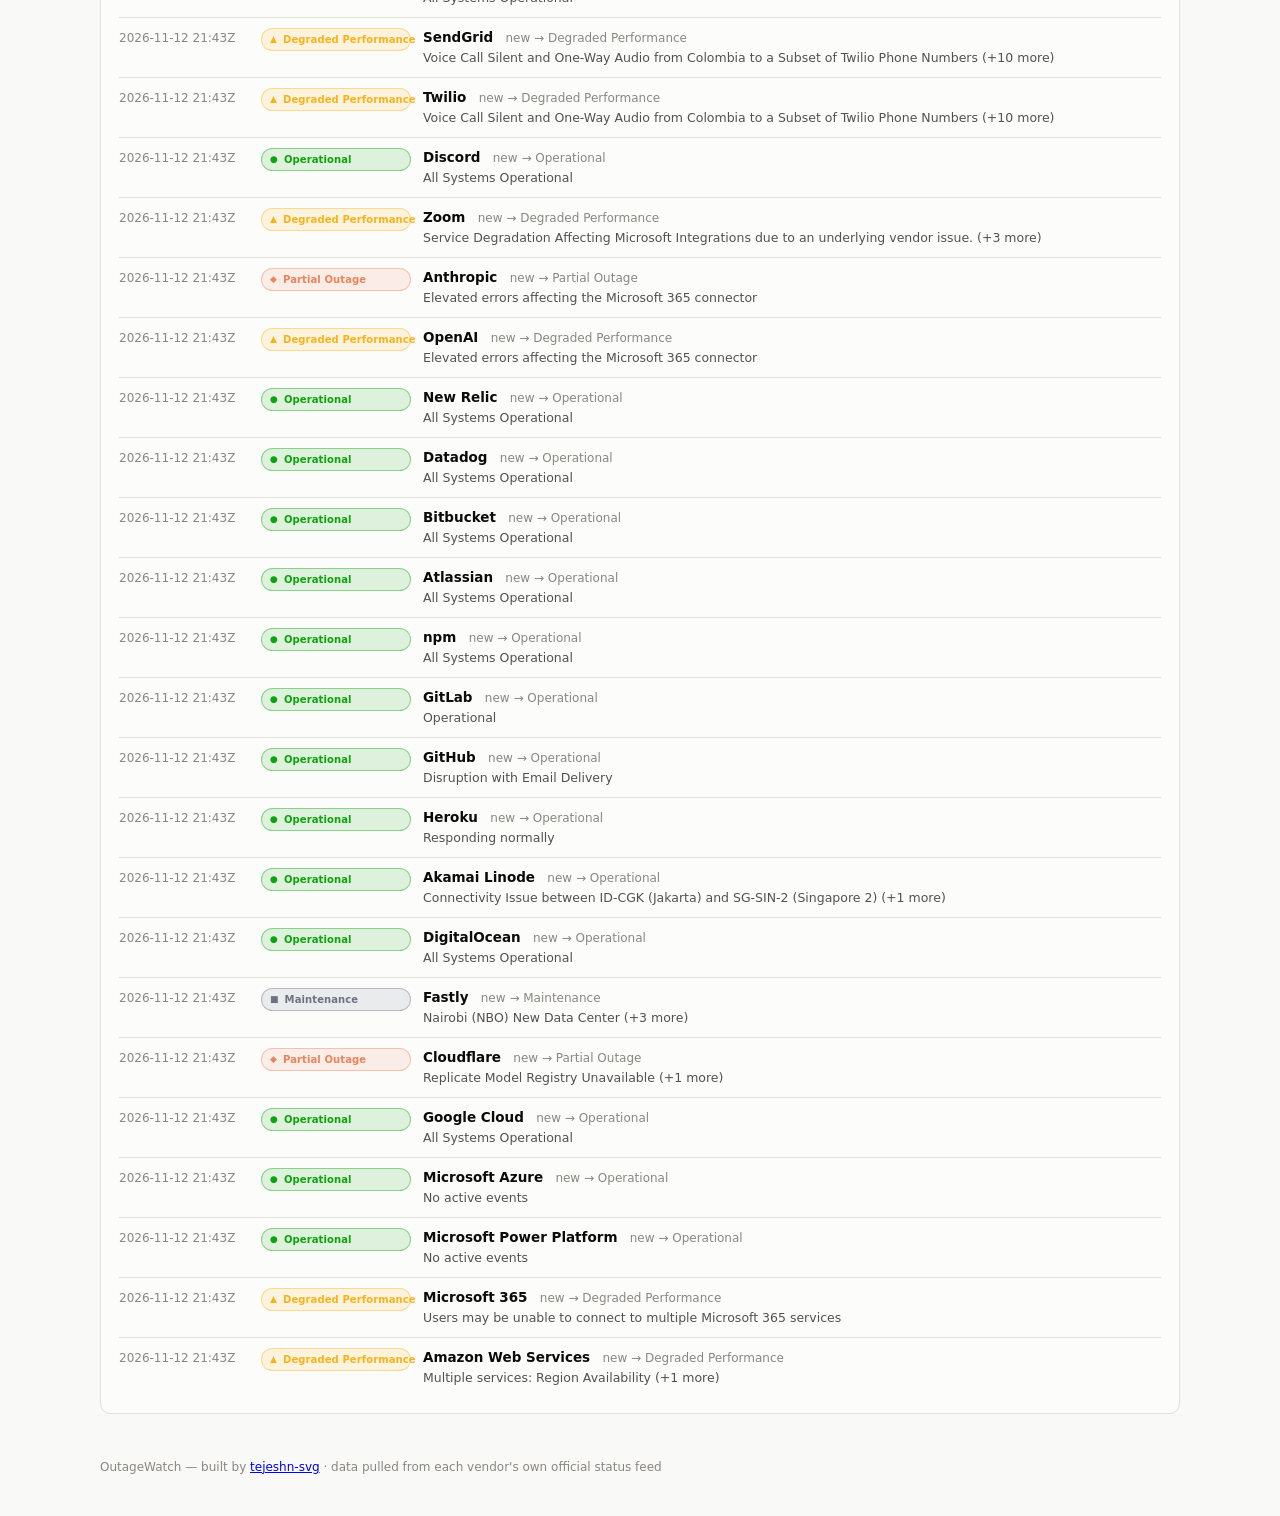
<file: docs/history.html>
<!DOCTYPE html>
<html lang="en">
<head>
  <meta charset="utf-8">
  <meta name="viewport" content="width=device-width, initial-scale=1">
  <title>OutageWatch &middot; Incident history</title>
  <link rel="stylesheet" href="static/style.css">
</head>
<body>
  <header class="topbar">
    <div class="wrap topbar-inner">
      <a class="brand" href="index.html">
        <span class="brand-mark">OW</span>
        <span class="brand-text">OutageWatch</span>
      </a>
      <nav class="nav">
        <a href="index.html" class="">Dashboard</a>
        <a href="history.html" class="on">Incident history</a>
        <a href="status.json">API</a>
      </nav>
    </div>
  </header>

  <main class="wrap">
    

<h1 class="page-title">Incident history</h1>
<p class="lede">Every state change the collector has observed. One row per transition &mdash;
nothing is written while a vendor stays in the same state.</p>

<section class="card">
  <h2 class="sec">Reliability, last 7 days</h2>
  
  <table class="table">
    <thead><tr><th>Service</th><th class="num">Incidents</th><th class="num">Minutes impaired</th><th class="num">Uptime</th></tr></thead>
    <tbody>
      
      <tr>
        <td>Amazon Web Services</td>
        <td class="num">0</td>
        <td class="num">10080</td>
        <td class="num">0.000%</td>
      </tr>
      
      <tr>
        <td>Cloudflare</td>
        <td class="num">4</td>
        <td class="num">10080</td>
        <td class="num">-0.000%</td>
      </tr>
      
      <tr>
        <td>SendGrid</td>
        <td class="num">0</td>
        <td class="num">10080</td>
        <td class="num">0.000%</td>
      </tr>
      
      <tr>
        <td>Twilio</td>
        <td class="num">0</td>
        <td class="num">10080</td>
        <td class="num">0.000%</td>
      </tr>
      
      <tr>
        <td>Anthropic</td>
        <td class="num">2</td>
        <td class="num">6800</td>
        <td class="num">32.543%</td>
      </tr>
      
      <tr>
        <td>OpenAI</td>
        <td class="num">2</td>
        <td class="num">1527</td>
        <td class="num">84.855%</td>
      </tr>
      
      <tr>
        <td>Akamai Linode</td>
        <td class="num">1</td>
        <td class="num">855</td>
        <td class="num">91.516%</td>
      </tr>
      
      <tr>
        <td>Zoom</td>
        <td class="num">2</td>
        <td class="num">585</td>
        <td class="num">94.195%</td>
      </tr>
      
      <tr>
        <td>Datadog</td>
        <td class="num">4</td>
        <td class="num">354</td>
        <td class="num">96.487%</td>
      </tr>
      
      <tr>
        <td>Bitbucket</td>
        <td class="num">1</td>
        <td class="num">339</td>
        <td class="num">96.636%</td>
      </tr>
      
      <tr>
        <td>Shopify</td>
        <td class="num">1</td>
        <td class="num">65</td>
        <td class="num">99.358%</td>
      </tr>
      
      <tr>
        <td>GitHub</td>
        <td class="num">1</td>
        <td class="num">57</td>
        <td class="num">99.436%</td>
      </tr>
      
      <tr>
        <td>Fastly</td>
        <td class="num">1</td>
        <td class="num">54</td>
        <td class="num">99.467%</td>
      </tr>
      
      <tr>
        <td>1Password</td>
        <td class="num">0</td>
        <td class="num">0</td>
        <td class="num">100.000%</td>
      </tr>
      
      <tr>
        <td>Asana</td>
        <td class="num">0</td>
        <td class="num">0</td>
        <td class="num">100.000%</td>
      </tr>
      
      <tr>
        <td>Atlassian</td>
        <td class="num">0</td>
        <td class="num">0</td>
        <td class="num">100.000%</td>
      </tr>
      
      <tr>
        <td>DigitalOcean</td>
        <td class="num">0</td>
        <td class="num">0</td>
        <td class="num">100.000%</td>
      </tr>
      
      <tr>
        <td>Discord</td>
        <td class="num">0</td>
        <td class="num">0</td>
        <td class="num">100.000%</td>
      </tr>
      
      <tr>
        <td>Dropbox</td>
        <td class="num">0</td>
        <td class="num">0</td>
        <td class="num">100.000%</td>
      </tr>
      
      <tr>
        <td>Figma</td>
        <td class="num">0</td>
        <td class="num">0</td>
        <td class="num">100.000%</td>
      </tr>
      
      <tr>
        <td>GitLab</td>
        <td class="num">0</td>
        <td class="num">0</td>
        <td class="num">100.000%</td>
      </tr>
      
      <tr>
        <td>Google Cloud</td>
        <td class="num">0</td>
        <td class="num">0</td>
        <td class="num">100.000%</td>
      </tr>
      
      <tr>
        <td>Heroku</td>
        <td class="num">0</td>
        <td class="num">0</td>
        <td class="num">100.000%</td>
      </tr>
      
      <tr>
        <td>HubSpot</td>
        <td class="num">0</td>
        <td class="num">0</td>
        <td class="num">100.000%</td>
      </tr>
      
      <tr>
        <td>Microsoft 365</td>
        <td class="num">0</td>
        <td class="num">0</td>
        <td class="num">100.000%</td>
      </tr>
      
      <tr>
        <td>Microsoft Azure</td>
        <td class="num">0</td>
        <td class="num">0</td>
        <td class="num">100.000%</td>
      </tr>
      
      <tr>
        <td>Microsoft Power Platform</td>
        <td class="num">0</td>
        <td class="num">0</td>
        <td class="num">100.000%</td>
      </tr>
      
      <tr>
        <td>MongoDB Atlas</td>
        <td class="num">0</td>
        <td class="num">0</td>
        <td class="num">100.000%</td>
      </tr>
      
      <tr>
        <td>New Relic</td>
        <td class="num">0</td>
        <td class="num">0</td>
        <td class="num">100.000%</td>
      </tr>
      
      <tr>
        <td>Notion</td>
        <td class="num">0</td>
        <td class="num">0</td>
        <td class="num">100.000%</td>
      </tr>
      
      <tr>
        <td>npm</td>
        <td class="num">0</td>
        <td class="num">0</td>
        <td class="num">100.000%</td>
      </tr>
      
      <tr>
        <td>Reddit</td>
        <td class="num">0</td>
        <td class="num">0</td>
        <td class="num">100.000%</td>
      </tr>
      
      <tr>
        <td>Squarespace</td>
        <td class="num">0</td>
        <td class="num">0</td>
        <td class="num">100.000%</td>
      </tr>
      
    </tbody>
  </table>
  <p class="note">Figures only cover the period since you started collecting, so they
  under-report until the collector has been running for a full seven days.</p>
  
</section>

<section class="card">
  <h2 class="sec">Transition log</h2>
  
  <ul class="timeline">
    
    <li>
      <span class="tl-time">2026-11-28 09:37Z</span>
      <span class="badge sm" style="--c: #6b7280">
        <span class="badge-icon" aria-hidden="true">■</span>Maintenance
      </span>
      <span class="tl-body">
        <b>Fastly</b>
        <span class="tl-from">Unknown &rarr; Maintenance</span>
        <span class="tl-note">Third-Party Vulnerability Disclosure – php2shell (CVE-2026-109618 &amp; CVE-2026-109619) (+3 more)</span>
      </span>
    </li>
    
    <li>
      <span class="tl-time">2026-11-28 09:37Z</span>
      <span class="badge sm" style="--c: #ec835a">
        <span class="badge-icon" aria-hidden="true">◆</span>Partial Outage
      </span>
      <span class="tl-body">
        <b>Cloudflare</b>
        <span class="tl-from">Service Outage &rarr; Partial Outage</span>
        <span class="tl-note">Changes to Cloudflare Workers are not producing Event Subscription events</span>
      </span>
    </li>
    
    <li>
      <span class="tl-time">2026-11-28 08:43Z</span>
      <span class="badge sm" style="--c: #898781">
        <span class="badge-icon" aria-hidden="true">?</span>Unknown
      </span>
      <span class="tl-body">
        <b>Fastly</b>
        <span class="tl-from">Maintenance &rarr; Unknown</span>
        <span class="tl-note">Status feed returned HTTP 403</span>
      </span>
    </li>
    
    <li>
      <span class="tl-time">2026-11-28 07:52Z</span>
      <span class="badge sm" style="--c: #d03b3b">
        <span class="badge-icon" aria-hidden="true">✖</span>Service Outage
      </span>
      <span class="tl-body">
        <b>Cloudflare</b>
        <span class="tl-from">Partial Outage &rarr; Service Outage</span>
        <span class="tl-note">Email Delivery Delays (+1 more)</span>
      </span>
    </li>
    
    <li>
      <span class="tl-time">2026-11-26 15:05Z</span>
      <span class="badge sm" style="--c: #0ca30c">
        <span class="badge-icon" aria-hidden="true">●</span>Operational
      </span>
      <span class="tl-body">
        <b>OpenAI</b>
        <span class="tl-from">Degraded Performance &rarr; Operational</span>
        <span class="tl-note">All Systems Operational</span>
      </span>
    </li>
    
    <li>
      <span class="tl-time">2026-11-25 18:57Z</span>
      <span class="badge sm" style="--c: #0ca30c">
        <span class="badge-icon" aria-hidden="true">●</span>Operational
      </span>
      <span class="tl-body">
        <b>Akamai Linode</b>
        <span class="tl-from">Degraded Performance &rarr; Operational</span>
        <span class="tl-note">Service Issue - Block Storage (BR-GRU)</span>
      </span>
    </li>
    
    <li>
      <span class="tl-time">2026-11-25 17:23Z</span>
      <span class="badge sm" style="--c: #fab219">
        <span class="badge-icon" aria-hidden="true">▲</span>Degraded Performance
      </span>
      <span class="tl-body">
        <b>OpenAI</b>
        <span class="tl-from">Operational &rarr; Degraded Performance</span>
        <span class="tl-note">Elevated errors with Codex GitHub reviews and pull request merges</span>
      </span>
    </li>
    
    <li>
      <span class="tl-time">2026-11-25 17:23Z</span>
      <span class="badge sm" style="--c: #0ca30c">
        <span class="badge-icon" aria-hidden="true">●</span>Operational
      </span>
      <span class="tl-body">
        <b>GitHub</b>
        <span class="tl-from">Service Outage &rarr; Operational</span>
        <span class="tl-note">All Systems Operational</span>
      </span>
    </li>
    
    <li>
      <span class="tl-time">2026-11-25 16:27Z</span>
      <span class="badge sm" style="--c: #6b7280">
        <span class="badge-icon" aria-hidden="true">■</span>Maintenance
      </span>
      <span class="tl-body">
        <b>Zoom</b>
        <span class="tl-from">Operational &rarr; Maintenance</span>
        <span class="tl-note">Zoom Chat Backend Update : November 25, 2026 (No Operational Impact)</span>
      </span>
    </li>
    
    <li>
      <span class="tl-time">2026-11-25 16:27Z</span>
      <span class="badge sm" style="--c: #0ca30c">
        <span class="badge-icon" aria-hidden="true">●</span>Operational
      </span>
      <span class="tl-body">
        <b>OpenAI</b>
        <span class="tl-from">Degraded Performance &rarr; Operational</span>
        <span class="tl-note">All Systems Operational</span>
      </span>
    </li>
    
    <li>
      <span class="tl-time">2026-11-25 16:27Z</span>
      <span class="badge sm" style="--c: #d03b3b">
        <span class="badge-icon" aria-hidden="true">✖</span>Service Outage
      </span>
      <span class="tl-body">
        <b>GitHub</b>
        <span class="tl-from">Operational &rarr; Service Outage</span>
        <span class="tl-note">Investigating degraded experiences across GitHub products</span>
      </span>
    </li>
    
    <li>
      <span class="tl-time">2026-11-25 12:42Z</span>
      <span class="badge sm" style="--c: #fab219">
        <span class="badge-icon" aria-hidden="true">▲</span>Degraded Performance
      </span>
      <span class="tl-body">
        <b>OpenAI</b>
        <span class="tl-from">Operational &rarr; Degraded Performance</span>
        <span class="tl-note">ChatGPT and Codex Cloud are experiencing elevated conversation errors</span>
      </span>
    </li>
    
    <li>
      <span class="tl-time">2026-11-25 09:37Z</span>
      <span class="badge sm" style="--c: #0ca30c">
        <span class="badge-icon" aria-hidden="true">●</span>Operational
      </span>
      <span class="tl-body">
        <b>Zoom</b>
        <span class="tl-from">Degraded Performance &rarr; Operational</span>
        <span class="tl-note">All Systems Operational</span>
      </span>
    </li>
    
    <li>
      <span class="tl-time">2026-11-25 09:37Z</span>
      <span class="badge sm" style="--c: #ec835a">
        <span class="badge-icon" aria-hidden="true">◆</span>Partial Outage
      </span>
      <span class="tl-body">
        <b>Cloudflare</b>
        <span class="tl-from">Service Outage &rarr; Partial Outage</span>
        <span class="tl-note">Changes to Cloudflare Workers are not producing Event Subscription events</span>
      </span>
    </li>
    
    <li>
      <span class="tl-time">2026-11-25 08:17Z</span>
      <span class="badge sm" style="--c: #fab219">
        <span class="badge-icon" aria-hidden="true">▲</span>Degraded Performance
      </span>
      <span class="tl-body">
        <b>Zoom</b>
        <span class="tl-from">Operational &rarr; Degraded Performance</span>
        <span class="tl-note">Service Degradation Affecting Zoom Phone Inbound Calls for Subset of Jio subscribers in India</span>
      </span>
    </li>
    
    <li>
      <span class="tl-time">2026-11-25 08:17Z</span>
      <span class="badge sm" style="--c: #d03b3b">
        <span class="badge-icon" aria-hidden="true">✖</span>Service Outage
      </span>
      <span class="tl-body">
        <b>Cloudflare</b>
        <span class="tl-from">Partial Outage &rarr; Service Outage</span>
        <span class="tl-note">Firewall Configuration Delay (+1 more)</span>
      </span>
    </li>
    
    <li>
      <span class="tl-time">2026-11-25 04:42Z</span>
      <span class="badge sm" style="--c: #fab219">
        <span class="badge-icon" aria-hidden="true">▲</span>Degraded Performance
      </span>
      <span class="tl-body">
        <b>Akamai Linode</b>
        <span class="tl-from">Operational &rarr; Degraded Performance</span>
        <span class="tl-note">Connectivity Issue - US-East (Newark) (+1 more)</span>
      </span>
    </li>
    
    <li>
      <span class="tl-time">2026-11-24 22:17Z</span>
      <span class="badge sm" style="--c: #0ca30c">
        <span class="badge-icon" aria-hidden="true">●</span>Operational
      </span>
      <span class="tl-body">
        <b>Datadog</b>
        <span class="tl-from">Degraded Performance &rarr; Operational</span>
        <span class="tl-note">All Systems Operational</span>
      </span>
    </li>
    
    <li>
      <span class="tl-time">2026-11-24 21:17Z</span>
      <span class="badge sm" style="--c: #fab219">
        <span class="badge-icon" aria-hidden="true">▲</span>Degraded Performance
      </span>
      <span class="tl-body">
        <b>Datadog</b>
        <span class="tl-from">Operational &rarr; Degraded Performance</span>
        <span class="tl-note">Delayed Metrics</span>
      </span>
    </li>
    
    <li>
      <span class="tl-time">2026-11-24 17:28Z</span>
      <span class="badge sm" style="--c: #0ca30c">
        <span class="badge-icon" aria-hidden="true">●</span>Operational
      </span>
      <span class="tl-body">
        <b>Datadog</b>
        <span class="tl-from">Degraded Performance &rarr; Operational</span>
        <span class="tl-note">All Systems Operational</span>
      </span>
    </li>
    
    <li>
      <span class="tl-time">2026-11-24 16:34Z</span>
      <span class="badge sm" style="--c: #fab219">
        <span class="badge-icon" aria-hidden="true">▲</span>Degraded Performance
      </span>
      <span class="tl-body">
        <b>Datadog</b>
        <span class="tl-from">Operational &rarr; Degraded Performance</span>
        <span class="tl-note">Delayed Monitors CI Test Notifications</span>
      </span>
    </li>
    
    <li>
      <span class="tl-time">2026-11-24 01:10Z</span>
      <span class="badge sm" style="--c: #fab219">
        <span class="badge-icon" aria-hidden="true">▲</span>Degraded Performance
      </span>
      <span class="tl-body">
        <b>Anthropic</b>
        <span class="tl-from">Operational &rarr; Degraded Performance</span>
        <span class="tl-note">Claude for Microsoft 365 add-in missing for some users</span>
      </span>
    </li>
    
    <li>
      <span class="tl-time">2026-11-23 21:17Z</span>
      <span class="badge sm" style="--c: #0ca30c">
        <span class="badge-icon" aria-hidden="true">●</span>Operational
      </span>
      <span class="tl-body">
        <b>Bitbucket</b>
        <span class="tl-from">Partial Outage &rarr; Operational</span>
        <span class="tl-note">All Systems Operational</span>
      </span>
    </li>
    
    <li>
      <span class="tl-time">2026-11-23 19:33Z</span>
      <span class="badge sm" style="--c: #0ca30c">
        <span class="badge-icon" aria-hidden="true">●</span>Operational
      </span>
      <span class="tl-body">
        <b>Shopify</b>
        <span class="tl-from">Partial Outage &rarr; Operational</span>
        <span class="tl-note">All Systems Operational</span>
      </span>
    </li>
    
    <li>
      <span class="tl-time">2026-11-23 18:29Z</span>
      <span class="badge sm" style="--c: #ec835a">
        <span class="badge-icon" aria-hidden="true">◆</span>Partial Outage
      </span>
      <span class="tl-body">
        <b>Shopify</b>
        <span class="tl-from">Operational &rarr; Partial Outage</span>
        <span class="tl-note">Errors at Checkout and Point Of Sale</span>
      </span>
    </li>
    
    <li>
      <span class="tl-time">2026-11-23 18:29Z</span>
      <span class="badge sm" style="--c: #0ca30c">
        <span class="badge-icon" aria-hidden="true">●</span>Operational
      </span>
      <span class="tl-body">
        <b>Datadog</b>
        <span class="tl-from">Partial Outage &rarr; Operational</span>
        <span class="tl-note">Delayed APM Spans data</span>
      </span>
    </li>
    
    <li>
      <span class="tl-time">2026-11-23 17:32Z</span>
      <span class="badge sm" style="--c: #ec835a">
        <span class="badge-icon" aria-hidden="true">◆</span>Partial Outage
      </span>
      <span class="tl-body">
        <b>Datadog</b>
        <span class="tl-from">Degraded Performance &rarr; Partial Outage</span>
        <span class="tl-note">Delayed APM Spans data</span>
      </span>
    </li>
    
    <li>
      <span class="tl-time">2026-11-23 15:38Z</span>
      <span class="badge sm" style="--c: #ec835a">
        <span class="badge-icon" aria-hidden="true">◆</span>Partial Outage
      </span>
      <span class="tl-body">
        <b>Bitbucket</b>
        <span class="tl-from">Operational &rarr; Partial Outage</span>
        <span class="tl-note">Authentication service degraded.</span>
      </span>
    </li>
    
    <li>
      <span class="tl-time">2026-11-23 14:29Z</span>
      <span class="badge sm" style="--c: #fab219">
        <span class="badge-icon" aria-hidden="true">▲</span>Degraded Performance
      </span>
      <span class="tl-body">
        <b>Datadog</b>
        <span class="tl-from">Operational &rarr; Degraded Performance</span>
        <span class="tl-note">Delayed APM Spans data</span>
      </span>
    </li>
    
    <li>
      <span class="tl-time">2026-11-23 11:02Z</span>
      <span class="badge sm" style="--c: #0ca30c">
        <span class="badge-icon" aria-hidden="true">●</span>Operational
      </span>
      <span class="tl-body">
        <b>Anthropic</b>
        <span class="tl-from">Partial Outage &rarr; Operational</span>
        <span class="tl-note">Elevated errors for multiple models</span>
      </span>
    </li>
    
    <li>
      <span class="tl-time">2026-11-23 09:59Z</span>
      <span class="badge sm" style="--c: #0ca30c">
        <span class="badge-icon" aria-hidden="true">●</span>Operational
      </span>
      <span class="tl-body">
        <b>Zoom</b>
        <span class="tl-from">Degraded Performance &rarr; Operational</span>
        <span class="tl-note">All Systems Operational</span>
      </span>
    </li>
    
    <li>
      <span class="tl-time">2026-11-23 09:59Z</span>
      <span class="badge sm" style="--c: #ec835a">
        <span class="badge-icon" aria-hidden="true">◆</span>Partial Outage
      </span>
      <span class="tl-body">
        <b>Anthropic</b>
        <span class="tl-from">Operational &rarr; Partial Outage</span>
        <span class="tl-note">Elevated errors for multiple models</span>
      </span>
    </li>
    
    <li>
      <span class="tl-time">2026-11-23 01:34Z</span>
      <span class="badge sm" style="--c: #fab219">
        <span class="badge-icon" aria-hidden="true">▲</span>Degraded Performance
      </span>
      <span class="tl-body">
        <b>Zoom</b>
        <span class="tl-from">Operational &rarr; Degraded Performance</span>
        <span class="tl-note">Service Degradation Affecting Zoom Phone tab on desktop clients</span>
      </span>
    </li>
    
    <li>
      <span class="tl-time">2026-11-21 18:09Z</span>
      <span class="badge sm" style="--c: #0ca30c">
        <span class="badge-icon" aria-hidden="true">●</span>Operational
      </span>
      <span class="tl-body">
        <b>Zoom</b>
        <span class="tl-from">Maintenance &rarr; Operational</span>
        <span class="tl-note">All Systems Operational</span>
      </span>
    </li>
    
    <li>
      <span class="tl-time">2026-11-20 20:30Z</span>
      <span class="badge sm" style="--c: #0ca30c">
        <span class="badge-icon" aria-hidden="true">●</span>Operational
      </span>
      <span class="tl-body">
        <b>Dropbox</b>
        <span class="tl-from">Service Outage &rarr; Operational</span>
        <span class="tl-note">All Systems Operational</span>
      </span>
    </li>
    
    <li>
      <span class="tl-time">2026-11-20 19:45Z</span>
      <span class="badge sm" style="--c: #d03b3b">
        <span class="badge-icon" aria-hidden="true">✖</span>Service Outage
      </span>
      <span class="tl-body">
        <b>Dropbox</b>
        <span class="tl-from">Operational &rarr; Service Outage</span>
        <span class="tl-note">Dropbox is not working as expected for some users</span>
      </span>
    </li>
    
    <li>
      <span class="tl-time">2026-11-20 10:53Z</span>
      <span class="badge sm" style="--c: #0ca30c">
        <span class="badge-icon" aria-hidden="true">●</span>Operational
      </span>
      <span class="tl-body">
        <b>Akamai Linode</b>
        <span class="tl-from">Degraded Performance &rarr; Operational</span>
        <span class="tl-note">Service Issue - Linode Kubernetes Engine (+1 more)</span>
      </span>
    </li>
    
    <li>
      <span class="tl-time">2026-11-20 08:58Z</span>
      <span class="badge sm" style="--c: #fab219">
        <span class="badge-icon" aria-hidden="true">▲</span>Degraded Performance
      </span>
      <span class="tl-body">
        <b>Akamai Linode</b>
        <span class="tl-from">Operational &rarr; Degraded Performance</span>
        <span class="tl-note">Service Issue - Linode Kubernetes Engine (+1 more)</span>
      </span>
    </li>
    
    <li>
      <span class="tl-time">2026-11-19 17:48Z</span>
      <span class="badge sm" style="--c: #0ca30c">
        <span class="badge-icon" aria-hidden="true">●</span>Operational
      </span>
      <span class="tl-body">
        <b>OpenAI</b>
        <span class="tl-from">Degraded Performance &rarr; Operational</span>
        <span class="tl-note">All Systems Operational</span>
      </span>
    </li>
    
    <li>
      <span class="tl-time">2026-11-19 16:54Z</span>
      <span class="badge sm" style="--c: #fab219">
        <span class="badge-icon" aria-hidden="true">▲</span>Degraded Performance
      </span>
      <span class="tl-body">
        <b>OpenAI</b>
        <span class="tl-from">Operational &rarr; Degraded Performance</span>
        <span class="tl-note">Elevated error rates for gpt-6 Luna API requests</span>
      </span>
    </li>
    
    <li>
      <span class="tl-time">2026-11-19 15:54Z</span>
      <span class="badge sm" style="--c: #0ca30c">
        <span class="badge-icon" aria-hidden="true">●</span>Operational
      </span>
      <span class="tl-body">
        <b>Squarespace</b>
        <span class="tl-from">Maintenance &rarr; Operational</span>
        <span class="tl-note">All Systems Operational</span>
      </span>
    </li>
    
    <li>
      <span class="tl-time">2026-11-19 14:04Z</span>
      <span class="badge sm" style="--c: #6b7280">
        <span class="badge-icon" aria-hidden="true">■</span>Maintenance
      </span>
      <span class="tl-body">
        <b>Squarespace</b>
        <span class="tl-from">Operational &rarr; Maintenance</span>
        <span class="tl-note">Acuity Scheduling: Possible Emergency Maintenance</span>
      </span>
    </li>
    
    <li>
      <span class="tl-time">2026-11-19 06:29Z</span>
      <span class="badge sm" style="--c: #0ca30c">
        <span class="badge-icon" aria-hidden="true">●</span>Operational
      </span>
      <span class="tl-body">
        <b>DigitalOcean</b>
        <span class="tl-from">Degraded Performance &rarr; Operational</span>
        <span class="tl-note">Increased Error Rates in SFO3</span>
      </span>
    </li>
    
    <li>
      <span class="tl-time">2026-11-19 05:29Z</span>
      <span class="badge sm" style="--c: #fab219">
        <span class="badge-icon" aria-hidden="true">▲</span>Degraded Performance
      </span>
      <span class="tl-body">
        <b>DigitalOcean</b>
        <span class="tl-from">Operational &rarr; Degraded Performance</span>
        <span class="tl-note">Increased Error Rates in SFO3</span>
      </span>
    </li>
    
    <li>
      <span class="tl-time">2026-11-19 02:23Z</span>
      <span class="badge sm" style="--c: #0ca30c">
        <span class="badge-icon" aria-hidden="true">●</span>Operational
      </span>
      <span class="tl-body">
        <b>Anthropic</b>
        <span class="tl-from">Degraded Performance &rarr; Operational</span>
        <span class="tl-note">All Systems Operational</span>
      </span>
    </li>
    
    <li>
      <span class="tl-time">2026-11-18 17:41Z</span>
      <span class="badge sm" style="--c: #0ca30c">
        <span class="badge-icon" aria-hidden="true">●</span>Operational
      </span>
      <span class="tl-body">
        <b>OpenAI</b>
        <span class="tl-from">Degraded Performance &rarr; Operational</span>
        <span class="tl-note">All Systems Operational</span>
      </span>
    </li>
    
    <li>
      <span class="tl-time">2026-11-18 04:19Z</span>
      <span class="badge sm" style="--c: #6b7280">
        <span class="badge-icon" aria-hidden="true">■</span>Maintenance
      </span>
      <span class="tl-body">
        <b>Fastly</b>
        <span class="tl-from">Degraded Performance &rarr; Maintenance</span>
        <span class="tl-note">Third-Party Vulnerability Disclosure – php2shell (CVE-2026-109618 &amp; CVE-2026-109619) (+2 more)</span>
      </span>
    </li>
    
    <li>
      <span class="tl-time">2026-11-18 03:18Z</span>
      <span class="badge sm" style="--c: #fab219">
        <span class="badge-icon" aria-hidden="true">▲</span>Degraded Performance
      </span>
      <span class="tl-body">
        <b>Fastly</b>
        <span class="tl-from">Maintenance &rarr; Degraded Performance</span>
        <span class="tl-note">North America with Possible Impact (+3 more)</span>
      </span>
    </li>
    
    <li>
      <span class="tl-time">2026-11-18 01:18Z</span>
      <span class="badge sm" style="--c: #0ca30c">
        <span class="badge-icon" aria-hidden="true">●</span>Operational
      </span>
      <span class="tl-body">
        <b>Notion</b>
        <span class="tl-from">Degraded Performance &rarr; Operational</span>
        <span class="tl-note">All Systems Operational</span>
      </span>
    </li>
    
    <li>
      <span class="tl-time">2026-11-17 22:24Z</span>
      <span class="badge sm" style="--c: #0ca30c">
        <span class="badge-icon" aria-hidden="true">●</span>Operational
      </span>
      <span class="tl-body">
        <b>Dropbox</b>
        <span class="tl-from">Partial Outage &rarr; Operational</span>
        <span class="tl-note">All Systems Operational</span>
      </span>
    </li>
    
    <li>
      <span class="tl-time">2026-11-17 19:42Z</span>
      <span class="badge sm" style="--c: #fab219">
        <span class="badge-icon" aria-hidden="true">▲</span>Degraded Performance
      </span>
      <span class="tl-body">
        <b>Notion</b>
        <span class="tl-from">Operational &rarr; Degraded Performance</span>
        <span class="tl-note">Login with Apple unavailable</span>
      </span>
    </li>
    
    <li>
      <span class="tl-time">2026-11-17 19:42Z</span>
      <span class="badge sm" style="--c: #ec835a">
        <span class="badge-icon" aria-hidden="true">◆</span>Partial Outage
      </span>
      <span class="tl-body">
        <b>Dropbox</b>
        <span class="tl-from">Operational &rarr; Partial Outage</span>
        <span class="tl-note">Sign in with Apple is not working as expected for some users</span>
      </span>
    </li>
    
    <li>
      <span class="tl-time">2026-11-17 18:37Z</span>
      <span class="badge sm" style="--c: #fab219">
        <span class="badge-icon" aria-hidden="true">▲</span>Degraded Performance
      </span>
      <span class="tl-body">
        <b>OpenAI</b>
        <span class="tl-from">Operational &rarr; Degraded Performance</span>
        <span class="tl-note">Costs API data is delayed</span>
      </span>
    </li>
    
    <li>
      <span class="tl-time">2026-11-17 13:46Z</span>
      <span class="badge sm" style="--c: #6b7280">
        <span class="badge-icon" aria-hidden="true">■</span>Maintenance
      </span>
      <span class="tl-body">
        <b>Zoom</b>
        <span class="tl-from">Degraded Performance &rarr; Maintenance</span>
        <span class="tl-note">Zoom Phone Maintenance - SA01 - KSA1 Data Center: November 16, 2026 (+1 more)</span>
      </span>
    </li>
    
    <li>
      <span class="tl-time">2026-11-17 07:50Z</span>
      <span class="badge sm" style="--c: #fab219">
        <span class="badge-icon" aria-hidden="true">▲</span>Degraded Performance
      </span>
      <span class="tl-body">
        <b>Zoom</b>
        <span class="tl-from">Maintenance &rarr; Degraded Performance</span>
        <span class="tl-note">Service Degradation Affecting Zoom Phone Inbound Calls for Subset of Jio subscribers in India (+3 more)</span>
      </span>
    </li>
    
    <li>
      <span class="tl-time">2026-11-17 02:35Z</span>
      <span class="badge sm" style="--c: #6b7280">
        <span class="badge-icon" aria-hidden="true">■</span>Maintenance
      </span>
      <span class="tl-body">
        <b>Zoom</b>
        <span class="tl-from">Degraded Performance &rarr; Maintenance</span>
        <span class="tl-note">Service Degradation Affecting Outbound SMS due to an underlying carrier issue in the Australia region. (+2 more)</span>
      </span>
    </li>
    
    <li>
      <span class="tl-time">2026-11-17 01:39Z</span>
      <span class="badge sm" style="--c: #fab219">
        <span class="badge-icon" aria-hidden="true">▲</span>Degraded Performance
      </span>
      <span class="tl-body">
        <b>Zoom</b>
        <span class="tl-from">Maintenance &rarr; Degraded Performance</span>
        <span class="tl-note">Service Degradation Affecting Outbound SMS due to an underlying carrier issue in the Australia region. (+2 more)</span>
      </span>
    </li>
    
    <li>
      <span class="tl-time">2026-11-16 21:17Z</span>
      <span class="badge sm" style="--c: #0ca30c">
        <span class="badge-icon" aria-hidden="true">●</span>Operational
      </span>
      <span class="tl-body">
        <b>Reddit</b>
        <span class="tl-from">Degraded Performance &rarr; Operational</span>
        <span class="tl-note">All Systems Operational</span>
      </span>
    </li>
    
    <li>
      <span class="tl-time">2026-11-16 18:35Z</span>
      <span class="badge sm" style="--c: #0ca30c">
        <span class="badge-icon" aria-hidden="true">●</span>Operational
      </span>
      <span class="tl-body">
        <b>1Password</b>
        <span class="tl-from">Degraded Performance &rarr; Operational</span>
        <span class="tl-note">All Systems Operational</span>
      </span>
    </li>
    
    <li>
      <span class="tl-time">2026-11-16 17:43Z</span>
      <span class="badge sm" style="--c: #fab219">
        <span class="badge-icon" aria-hidden="true">▲</span>Degraded Performance
      </span>
      <span class="tl-body">
        <b>1Password</b>
        <span class="tl-from">Operational &rarr; Degraded Performance</span>
        <span class="tl-note">Degraded Device Trust Authentication Experience</span>
      </span>
    </li>
    
    <li>
      <span class="tl-time">2026-11-16 17:43Z</span>
      <span class="badge sm" style="--c: #fab219">
        <span class="badge-icon" aria-hidden="true">▲</span>Degraded Performance
      </span>
      <span class="tl-body">
        <b>Anthropic</b>
        <span class="tl-from">Partial Outage &rarr; Degraded Performance</span>
        <span class="tl-note">Claude unable to join meetings (+1 more)</span>
      </span>
    </li>
    
    <li>
      <span class="tl-time">2026-11-16 16:32Z</span>
      <span class="badge sm" style="--c: #0ca30c">
        <span class="badge-icon" aria-hidden="true">●</span>Operational
      </span>
      <span class="tl-body">
        <b>GitHub</b>
        <span class="tl-from">Degraded Performance &rarr; Operational</span>
        <span class="tl-note">All Systems Operational</span>
      </span>
    </li>
    
    <li>
      <span class="tl-time">2026-11-16 14:51Z</span>
      <span class="badge sm" style="--c: #0ca30c">
        <span class="badge-icon" aria-hidden="true">●</span>Operational
      </span>
      <span class="tl-body">
        <b>Bitbucket</b>
        <span class="tl-from">Degraded Performance &rarr; Operational</span>
        <span class="tl-note">All Systems Operational</span>
      </span>
    </li>
    
    <li>
      <span class="tl-time">2026-11-16 14:51Z</span>
      <span class="badge sm" style="--c: #fab219">
        <span class="badge-icon" aria-hidden="true">▲</span>Degraded Performance
      </span>
      <span class="tl-body">
        <b>GitHub</b>
        <span class="tl-from">Operational &rarr; Degraded Performance</span>
        <span class="tl-note">Incident with Pull Requests</span>
      </span>
    </li>
    
    <li>
      <span class="tl-time">2026-11-16 14:51Z</span>
      <span class="badge sm" style="--c: #0ca30c">
        <span class="badge-icon" aria-hidden="true">●</span>Operational
      </span>
      <span class="tl-body">
        <b>Akamai Linode</b>
        <span class="tl-from">Maintenance &rarr; Operational</span>
        <span class="tl-note">Connectivity Issue between ID-CGK (Jakarta) and SG-SIN-2 (Singapore 2) (+1 more)</span>
      </span>
    </li>
    
    <li>
      <span class="tl-time">2026-11-16 11:56Z</span>
      <span class="badge sm" style="--c: #fab219">
        <span class="badge-icon" aria-hidden="true">▲</span>Degraded Performance
      </span>
      <span class="tl-body">
        <b>Bitbucket</b>
        <span class="tl-from">Operational &rarr; Degraded Performance</span>
        <span class="tl-note">Bitbucket Cloud website and API slowness and intermittent errors</span>
      </span>
    </li>
    
    <li>
      <span class="tl-time">2026-11-16 11:56Z</span>
      <span class="badge sm" style="--c: #6b7280">
        <span class="badge-icon" aria-hidden="true">■</span>Maintenance
      </span>
      <span class="tl-body">
        <b>Akamai Linode</b>
        <span class="tl-from">Operational &rarr; Maintenance</span>
        <span class="tl-note">Connectivity Issue between ID-CGK (Jakarta) and SG-SIN-2 (Singapore 2) (+2 more)</span>
      </span>
    </li>
    
    <li>
      <span class="tl-time">2026-11-16 10:54Z</span>
      <span class="badge sm" style="--c: #fab219">
        <span class="badge-icon" aria-hidden="true">▲</span>Degraded Performance
      </span>
      <span class="tl-body">
        <b>Reddit</b>
        <span class="tl-from">Operational &rarr; Degraded Performance</span>
        <span class="tl-note">Apple iOS App - Apple Account login issues</span>
      </span>
    </li>
    
    <li>
      <span class="tl-time">2026-11-16 09:27Z</span>
      <span class="badge sm" style="--c: #ec835a">
        <span class="badge-icon" aria-hidden="true">◆</span>Partial Outage
      </span>
      <span class="tl-body">
        <b>Anthropic</b>
        <span class="tl-from">Degraded Performance &rarr; Partial Outage</span>
        <span class="tl-note">Some users unable to sign up with Apple on the Claude iOS app</span>
      </span>
    </li>
    
    <li>
      <span class="tl-time">2026-11-16 01:46Z</span>
      <span class="badge sm" style="--c: #0ca30c">
        <span class="badge-icon" aria-hidden="true">●</span>Operational
      </span>
      <span class="tl-body">
        <b>OpenAI</b>
        <span class="tl-from">Degraded Performance &rarr; Operational</span>
        <span class="tl-note">All Systems Operational</span>
      </span>
    </li>
    
    <li>
      <span class="tl-time">2026-11-15 06:17Z</span>
      <span class="badge sm" style="--c: #6b7280">
        <span class="badge-icon" aria-hidden="true">■</span>Maintenance
      </span>
      <span class="tl-body">
        <b>Zoom</b>
        <span class="tl-from">Degraded Performance &rarr; Maintenance</span>
        <span class="tl-note">Service Degradation Affecting Zoom Workflow Service (+2 more)</span>
      </span>
    </li>
    
    <li>
      <span class="tl-time">2026-11-15 04:26Z</span>
      <span class="badge sm" style="--c: #fab219">
        <span class="badge-icon" aria-hidden="true">▲</span>Degraded Performance
      </span>
      <span class="tl-body">
        <b>Zoom</b>
        <span class="tl-from">Maintenance &rarr; Degraded Performance</span>
        <span class="tl-note">Service Degradation Affecting Zoom Workflow Service (+2 more)</span>
      </span>
    </li>
    
    <li>
      <span class="tl-time">2026-11-14 09:35Z</span>
      <span class="badge sm" style="--c: #6b7280">
        <span class="badge-icon" aria-hidden="true">■</span>Maintenance
      </span>
      <span class="tl-body">
        <b>Zoom</b>
        <span class="tl-from">Degraded Performance &rarr; Maintenance</span>
        <span class="tl-note">Zoom Conference Room Connector DNS Changes: November 14, 2026 (No Operational Impact) (+5 more)</span>
      </span>
    </li>
    
    <li>
      <span class="tl-time">2026-11-14 08:03Z</span>
      <span class="badge sm" style="--c: #fab219">
        <span class="badge-icon" aria-hidden="true">▲</span>Degraded Performance
      </span>
      <span class="tl-body">
        <b>Anthropic</b>
        <span class="tl-from">Operational &rarr; Degraded Performance</span>
        <span class="tl-note">Some users unable to sign up with Apple on the Claude iOS app</span>
      </span>
    </li>
    
    <li>
      <span class="tl-time">2026-11-14 06:07Z</span>
      <span class="badge sm" style="--c: #0ca30c">
        <span class="badge-icon" aria-hidden="true">●</span>Operational
      </span>
      <span class="tl-body">
        <b>Microsoft 365</b>
        <span class="tl-from">Degraded Performance &rarr; Operational</span>
        <span class="tl-note">No active events</span>
      </span>
    </li>
    
    <li>
      <span class="tl-time">2026-11-14 05:18Z</span>
      <span class="badge sm" style="--c: #0ca30c">
        <span class="badge-icon" aria-hidden="true">●</span>Operational
      </span>
      <span class="tl-body">
        <b>Anthropic</b>
        <span class="tl-from">Degraded Performance &rarr; Operational</span>
        <span class="tl-note">All Systems Operational</span>
      </span>
    </li>
    
    <li>
      <span class="tl-time">2026-11-14 03:26Z</span>
      <span class="badge sm" style="--c: #fab219">
        <span class="badge-icon" aria-hidden="true">▲</span>Degraded Performance
      </span>
      <span class="tl-body">
        <b>Anthropic</b>
        <span class="tl-from">Operational &rarr; Degraded Performance</span>
        <span class="tl-note">Elevated purchasing errors on claude.ai</span>
      </span>
    </li>
    
    <li>
      <span class="tl-time">2026-11-14 01:44Z</span>
      <span class="badge sm" style="--c: #0ca30c">
        <span class="badge-icon" aria-hidden="true">●</span>Operational
      </span>
      <span class="tl-body">
        <b>DigitalOcean</b>
        <span class="tl-from">Maintenance &rarr; Operational</span>
        <span class="tl-note">All Systems Operational</span>
      </span>
    </li>
    
    <li>
      <span class="tl-time">2026-11-13 22:27Z</span>
      <span class="badge sm" style="--c: #0ca30c">
        <span class="badge-icon" aria-hidden="true">●</span>Operational
      </span>
      <span class="tl-body">
        <b>Asana</b>
        <span class="tl-from">Degraded Performance &rarr; Operational</span>
        <span class="tl-note">Integrations with Outlook are unavailable or degraded</span>
      </span>
    </li>
    
    <li>
      <span class="tl-time">2026-11-13 22:27Z</span>
      <span class="badge sm" style="--c: #0ca30c">
        <span class="badge-icon" aria-hidden="true">●</span>Operational
      </span>
      <span class="tl-body">
        <b>Anthropic</b>
        <span class="tl-from">Degraded Performance &rarr; Operational</span>
        <span class="tl-note">All Systems Operational</span>
      </span>
    </li>
    
    <li>
      <span class="tl-time">2026-11-13 21:40Z</span>
      <span class="badge sm" style="--c: #0ca30c">
        <span class="badge-icon" aria-hidden="true">●</span>Operational
      </span>
      <span class="tl-body">
        <b>Notion</b>
        <span class="tl-from">Degraded Performance &rarr; Operational</span>
        <span class="tl-note">All Systems Operational</span>
      </span>
    </li>
    
    <li>
      <span class="tl-time">2026-11-13 21:40Z</span>
      <span class="badge sm" style="--c: #0ca30c">
        <span class="badge-icon" aria-hidden="true">●</span>Operational
      </span>
      <span class="tl-body">
        <b>GitHub</b>
        <span class="tl-from">Degraded Performance &rarr; Operational</span>
        <span class="tl-note">All Systems Operational</span>
      </span>
    </li>
    
    <li>
      <span class="tl-time">2026-11-13 20:56Z</span>
      <span class="badge sm" style="--c: #fab219">
        <span class="badge-icon" aria-hidden="true">▲</span>Degraded Performance
      </span>
      <span class="tl-body">
        <b>GitHub</b>
        <span class="tl-from">Operational &rarr; Degraded Performance</span>
        <span class="tl-note">Copilot experiencing degraded model availability for some GPT models</span>
      </span>
    </li>
    
    <li>
      <span class="tl-time">2026-11-13 20:56Z</span>
      <span class="badge sm" style="--c: #6b7280">
        <span class="badge-icon" aria-hidden="true">■</span>Maintenance
      </span>
      <span class="tl-body">
        <b>DigitalOcean</b>
        <span class="tl-from">Operational &rarr; Maintenance</span>
        <span class="tl-note">Storage Network Maintenance Ongoing in TOR1</span>
      </span>
    </li>
    
    <li>
      <span class="tl-time">2026-11-13 19:14Z</span>
      <span class="badge sm" style="--c: #0ca30c">
        <span class="badge-icon" aria-hidden="true">●</span>Operational
      </span>
      <span class="tl-body">
        <b>HubSpot</b>
        <span class="tl-from">Partial Outage &rarr; Operational</span>
        <span class="tl-note">All Systems Operational</span>
      </span>
    </li>
    
    <li>
      <span class="tl-time">2026-11-13 19:14Z</span>
      <span class="badge sm" style="--c: #0ca30c">
        <span class="badge-icon" aria-hidden="true">●</span>Operational
      </span>
      <span class="tl-body">
        <b>DigitalOcean</b>
        <span class="tl-from">Maintenance &rarr; Operational</span>
        <span class="tl-note">All Systems Operational</span>
      </span>
    </li>
    
    <li>
      <span class="tl-time">2026-11-13 18:14Z</span>
      <span class="badge sm" style="--c: #0ca30c">
        <span class="badge-icon" aria-hidden="true">●</span>Operational
      </span>
      <span class="tl-body">
        <b>GitHub</b>
        <span class="tl-from">Degraded Performance &rarr; Operational</span>
        <span class="tl-note">Incident with Pull Requests</span>
      </span>
    </li>
    
    <li>
      <span class="tl-time">2026-11-13 16:26Z</span>
      <span class="badge sm" style="--c: #fab219">
        <span class="badge-icon" aria-hidden="true">▲</span>Degraded Performance
      </span>
      <span class="tl-body">
        <b>Anthropic</b>
        <span class="tl-from">Partial Outage &rarr; Degraded Performance</span>
        <span class="tl-note">Elevated errors affecting the Microsoft 365 connector</span>
      </span>
    </li>
    
    <li>
      <span class="tl-time">2026-11-13 16:26Z</span>
      <span class="badge sm" style="--c: #fab219">
        <span class="badge-icon" aria-hidden="true">▲</span>Degraded Performance
      </span>
      <span class="tl-body">
        <b>GitHub</b>
        <span class="tl-from">Operational &rarr; Degraded Performance</span>
        <span class="tl-note">Incident with Pull Requests</span>
      </span>
    </li>
    
    <li>
      <span class="tl-time">2026-11-13 16:26Z</span>
      <span class="badge sm" style="--c: #6b7280">
        <span class="badge-icon" aria-hidden="true">■</span>Maintenance
      </span>
      <span class="tl-body">
        <b>DigitalOcean</b>
        <span class="tl-from">Operational &rarr; Maintenance</span>
        <span class="tl-note">Storage Network Maintenance in TOR1</span>
      </span>
    </li>
    
    <li>
      <span class="tl-time">2026-11-13 14:44Z</span>
      <span class="badge sm" style="--c: #ec835a">
        <span class="badge-icon" aria-hidden="true">◆</span>Partial Outage
      </span>
      <span class="tl-body">
        <b>Anthropic</b>
        <span class="tl-from">Service Outage &rarr; Partial Outage</span>
        <span class="tl-note">Elevated errors on claude.ai, the Claude API, and Claude Code (+1 more)</span>
      </span>
    </li>
    
    <li>
      <span class="tl-time">2026-11-13 10:42Z</span>
      <span class="badge sm" style="--c: #fab219">
        <span class="badge-icon" aria-hidden="true">▲</span>Degraded Performance
      </span>
      <span class="tl-body">
        <b>Asana</b>
        <span class="tl-from">Operational &rarr; Degraded Performance</span>
        <span class="tl-note">Integrations with Outlook are unavailable or degraded</span>
      </span>
    </li>
    
    <li>
      <span class="tl-time">2026-11-13 10:42Z</span>
      <span class="badge sm" style="--c: #d03b3b">
        <span class="badge-icon" aria-hidden="true">✖</span>Service Outage
      </span>
      <span class="tl-body">
        <b>Anthropic</b>
        <span class="tl-from">Degraded Performance &rarr; Service Outage</span>
        <span class="tl-note">Elevated errors on claude.ai, Claude Code, and platform.claude.com (+1 more)</span>
      </span>
    </li>
    
    <li>
      <span class="tl-time">2026-11-12 23:57Z</span>
      <span class="badge sm" style="--c: #0ca30c">
        <span class="badge-icon" aria-hidden="true">●</span>Operational
      </span>
      <span class="tl-body">
        <b>Shopify</b>
        <span class="tl-from">Degraded Performance &rarr; Operational</span>
        <span class="tl-note">All Systems Operational</span>
      </span>
    </li>
    
    <li>
      <span class="tl-time">2026-11-12 23:13Z</span>
      <span class="badge sm" style="--c: #fab219">
        <span class="badge-icon" aria-hidden="true">▲</span>Degraded Performance
      </span>
      <span class="tl-body">
        <b>Shopify</b>
        <span class="tl-from">Operational &rarr; Degraded Performance</span>
        <span class="tl-note">Shopify Sidekick is unavailable</span>
      </span>
    </li>
    
    <li>
      <span class="tl-time">2026-11-12 23:13Z</span>
      <span class="badge sm" style="--c: #0ca30c">
        <span class="badge-icon" aria-hidden="true">●</span>Operational
      </span>
      <span class="tl-body">
        <b>Dropbox</b>
        <span class="tl-from">Degraded Performance &rarr; Operational</span>
        <span class="tl-note">All Systems Operational</span>
      </span>
    </li>
    
    <li>
      <span class="tl-time">2026-11-12 22:28Z</span>
      <span class="badge sm" style="--c: #fab219">
        <span class="badge-icon" aria-hidden="true">▲</span>Degraded Performance
      </span>
      <span class="tl-body">
        <b>Anthropic</b>
        <span class="tl-from">Partial Outage &rarr; Degraded Performance</span>
        <span class="tl-note">Elevated errors affecting the Microsoft 365 connector</span>
      </span>
    </li>
    
    <li>
      <span class="tl-time">2026-11-12 22:22Z</span>
      <span class="badge sm" style="--c: #fab219">
        <span class="badge-icon" aria-hidden="true">▲</span>Degraded Performance
      </span>
      <span class="tl-body">
        <b>Dropbox</b>
        <span class="tl-from">Operational &rarr; Degraded Performance</span>
        <span class="tl-note">Elevated Latency on help.dropbox.com</span>
      </span>
    </li>
    
    <li>
      <span class="tl-time">2026-11-12 21:43Z</span>
      <span class="badge sm" style="--c: #0ca30c">
        <span class="badge-icon" aria-hidden="true">●</span>Operational
      </span>
      <span class="tl-body">
        <b>Shopify</b>
        <span class="tl-from">new &rarr; Operational</span>
        <span class="tl-note">All Systems Operational</span>
      </span>
    </li>
    
    <li>
      <span class="tl-time">2026-11-12 21:43Z</span>
      <span class="badge sm" style="--c: #0ca30c">
        <span class="badge-icon" aria-hidden="true">●</span>Operational
      </span>
      <span class="tl-body">
        <b>Reddit</b>
        <span class="tl-from">new &rarr; Operational</span>
        <span class="tl-note">All Systems Operational</span>
      </span>
    </li>
    
    <li>
      <span class="tl-time">2026-11-12 21:43Z</span>
      <span class="badge sm" style="--c: #0ca30c">
        <span class="badge-icon" aria-hidden="true">●</span>Operational
      </span>
      <span class="tl-body">
        <b>Squarespace</b>
        <span class="tl-from">new &rarr; Operational</span>
        <span class="tl-note">All Systems Operational</span>
      </span>
    </li>
    
    <li>
      <span class="tl-time">2026-11-12 21:43Z</span>
      <span class="badge sm" style="--c: #0ca30c">
        <span class="badge-icon" aria-hidden="true">●</span>Operational
      </span>
      <span class="tl-body">
        <b>MongoDB Atlas</b>
        <span class="tl-from">new &rarr; Operational</span>
        <span class="tl-note">Impaired Cluster operations in AWS me-central-1 and AWS me-south-1</span>
      </span>
    </li>
    
    <li>
      <span class="tl-time">2026-11-12 21:43Z</span>
      <span class="badge sm" style="--c: #0ca30c">
        <span class="badge-icon" aria-hidden="true">●</span>Operational
      </span>
      <span class="tl-body">
        <b>1Password</b>
        <span class="tl-from">new &rarr; Operational</span>
        <span class="tl-note">All Systems Operational</span>
      </span>
    </li>
    
    <li>
      <span class="tl-time">2026-11-12 21:43Z</span>
      <span class="badge sm" style="--c: #ec835a">
        <span class="badge-icon" aria-hidden="true">◆</span>Partial Outage
      </span>
      <span class="tl-body">
        <b>HubSpot</b>
        <span class="tl-from">new &rarr; Partial Outage</span>
        <span class="tl-note">HubSpot is experiencing issues</span>
      </span>
    </li>
    
    <li>
      <span class="tl-time">2026-11-12 21:43Z</span>
      <span class="badge sm" style="--c: #0ca30c">
        <span class="badge-icon" aria-hidden="true">●</span>Operational
      </span>
      <span class="tl-body">
        <b>Figma</b>
        <span class="tl-from">new &rarr; Operational</span>
        <span class="tl-note">All Systems Operational</span>
      </span>
    </li>
    
    <li>
      <span class="tl-time">2026-11-12 21:43Z</span>
      <span class="badge sm" style="--c: #0ca30c">
        <span class="badge-icon" aria-hidden="true">●</span>Operational
      </span>
      <span class="tl-body">
        <b>Asana</b>
        <span class="tl-from">new &rarr; Operational</span>
        <span class="tl-note">All Systems Operational</span>
      </span>
    </li>
    
    <li>
      <span class="tl-time">2026-11-12 21:43Z</span>
      <span class="badge sm" style="--c: #fab219">
        <span class="badge-icon" aria-hidden="true">▲</span>Degraded Performance
      </span>
      <span class="tl-body">
        <b>Notion</b>
        <span class="tl-from">new &rarr; Degraded Performance</span>
        <span class="tl-note">Issues with outlook connections</span>
      </span>
    </li>
    
    <li>
      <span class="tl-time">2026-11-12 21:43Z</span>
      <span class="badge sm" style="--c: #0ca30c">
        <span class="badge-icon" aria-hidden="true">●</span>Operational
      </span>
      <span class="tl-body">
        <b>Dropbox</b>
        <span class="tl-from">new &rarr; Operational</span>
        <span class="tl-note">All Systems Operational</span>
      </span>
    </li>
    
    <li>
      <span class="tl-time">2026-11-12 21:43Z</span>
      <span class="badge sm" style="--c: #fab219">
        <span class="badge-icon" aria-hidden="true">▲</span>Degraded Performance
      </span>
      <span class="tl-body">
        <b>SendGrid</b>
        <span class="tl-from">new &rarr; Degraded Performance</span>
        <span class="tl-note">Voice Call Silent and One-Way Audio from Colombia to a Subset of Twilio Phone Numbers (+10 more)</span>
      </span>
    </li>
    
    <li>
      <span class="tl-time">2026-11-12 21:43Z</span>
      <span class="badge sm" style="--c: #fab219">
        <span class="badge-icon" aria-hidden="true">▲</span>Degraded Performance
      </span>
      <span class="tl-body">
        <b>Twilio</b>
        <span class="tl-from">new &rarr; Degraded Performance</span>
        <span class="tl-note">Voice Call Silent and One-Way Audio from Colombia to a Subset of Twilio Phone Numbers (+10 more)</span>
      </span>
    </li>
    
    <li>
      <span class="tl-time">2026-11-12 21:43Z</span>
      <span class="badge sm" style="--c: #0ca30c">
        <span class="badge-icon" aria-hidden="true">●</span>Operational
      </span>
      <span class="tl-body">
        <b>Discord</b>
        <span class="tl-from">new &rarr; Operational</span>
        <span class="tl-note">All Systems Operational</span>
      </span>
    </li>
    
    <li>
      <span class="tl-time">2026-11-12 21:43Z</span>
      <span class="badge sm" style="--c: #fab219">
        <span class="badge-icon" aria-hidden="true">▲</span>Degraded Performance
      </span>
      <span class="tl-body">
        <b>Zoom</b>
        <span class="tl-from">new &rarr; Degraded Performance</span>
        <span class="tl-note">Service Degradation Affecting Microsoft Integrations due to an underlying vendor issue. (+3 more)</span>
      </span>
    </li>
    
    <li>
      <span class="tl-time">2026-11-12 21:43Z</span>
      <span class="badge sm" style="--c: #ec835a">
        <span class="badge-icon" aria-hidden="true">◆</span>Partial Outage
      </span>
      <span class="tl-body">
        <b>Anthropic</b>
        <span class="tl-from">new &rarr; Partial Outage</span>
        <span class="tl-note">Elevated errors affecting the Microsoft 365 connector</span>
      </span>
    </li>
    
    <li>
      <span class="tl-time">2026-11-12 21:43Z</span>
      <span class="badge sm" style="--c: #fab219">
        <span class="badge-icon" aria-hidden="true">▲</span>Degraded Performance
      </span>
      <span class="tl-body">
        <b>OpenAI</b>
        <span class="tl-from">new &rarr; Degraded Performance</span>
        <span class="tl-note">Elevated errors affecting the Microsoft 365 connector</span>
      </span>
    </li>
    
    <li>
      <span class="tl-time">2026-11-12 21:43Z</span>
      <span class="badge sm" style="--c: #0ca30c">
        <span class="badge-icon" aria-hidden="true">●</span>Operational
      </span>
      <span class="tl-body">
        <b>New Relic</b>
        <span class="tl-from">new &rarr; Operational</span>
        <span class="tl-note">All Systems Operational</span>
      </span>
    </li>
    
    <li>
      <span class="tl-time">2026-11-12 21:43Z</span>
      <span class="badge sm" style="--c: #0ca30c">
        <span class="badge-icon" aria-hidden="true">●</span>Operational
      </span>
      <span class="tl-body">
        <b>Datadog</b>
        <span class="tl-from">new &rarr; Operational</span>
        <span class="tl-note">All Systems Operational</span>
      </span>
    </li>
    
    <li>
      <span class="tl-time">2026-11-12 21:43Z</span>
      <span class="badge sm" style="--c: #0ca30c">
        <span class="badge-icon" aria-hidden="true">●</span>Operational
      </span>
      <span class="tl-body">
        <b>Bitbucket</b>
        <span class="tl-from">new &rarr; Operational</span>
        <span class="tl-note">All Systems Operational</span>
      </span>
    </li>
    
    <li>
      <span class="tl-time">2026-11-12 21:43Z</span>
      <span class="badge sm" style="--c: #0ca30c">
        <span class="badge-icon" aria-hidden="true">●</span>Operational
      </span>
      <span class="tl-body">
        <b>Atlassian</b>
        <span class="tl-from">new &rarr; Operational</span>
        <span class="tl-note">All Systems Operational</span>
      </span>
    </li>
    
    <li>
      <span class="tl-time">2026-11-12 21:43Z</span>
      <span class="badge sm" style="--c: #0ca30c">
        <span class="badge-icon" aria-hidden="true">●</span>Operational
      </span>
      <span class="tl-body">
        <b>npm</b>
        <span class="tl-from">new &rarr; Operational</span>
        <span class="tl-note">All Systems Operational</span>
      </span>
    </li>
    
    <li>
      <span class="tl-time">2026-11-12 21:43Z</span>
      <span class="badge sm" style="--c: #0ca30c">
        <span class="badge-icon" aria-hidden="true">●</span>Operational
      </span>
      <span class="tl-body">
        <b>GitLab</b>
        <span class="tl-from">new &rarr; Operational</span>
        <span class="tl-note">Operational</span>
      </span>
    </li>
    
    <li>
      <span class="tl-time">2026-11-12 21:43Z</span>
      <span class="badge sm" style="--c: #0ca30c">
        <span class="badge-icon" aria-hidden="true">●</span>Operational
      </span>
      <span class="tl-body">
        <b>GitHub</b>
        <span class="tl-from">new &rarr; Operational</span>
        <span class="tl-note">Disruption with Email Delivery</span>
      </span>
    </li>
    
    <li>
      <span class="tl-time">2026-11-12 21:43Z</span>
      <span class="badge sm" style="--c: #0ca30c">
        <span class="badge-icon" aria-hidden="true">●</span>Operational
      </span>
      <span class="tl-body">
        <b>Heroku</b>
        <span class="tl-from">new &rarr; Operational</span>
        <span class="tl-note">Responding normally</span>
      </span>
    </li>
    
    <li>
      <span class="tl-time">2026-11-12 21:43Z</span>
      <span class="badge sm" style="--c: #0ca30c">
        <span class="badge-icon" aria-hidden="true">●</span>Operational
      </span>
      <span class="tl-body">
        <b>Akamai Linode</b>
        <span class="tl-from">new &rarr; Operational</span>
        <span class="tl-note">Connectivity Issue between ID-CGK (Jakarta) and SG-SIN-2 (Singapore 2) (+1 more)</span>
      </span>
    </li>
    
    <li>
      <span class="tl-time">2026-11-12 21:43Z</span>
      <span class="badge sm" style="--c: #0ca30c">
        <span class="badge-icon" aria-hidden="true">●</span>Operational
      </span>
      <span class="tl-body">
        <b>DigitalOcean</b>
        <span class="tl-from">new &rarr; Operational</span>
        <span class="tl-note">All Systems Operational</span>
      </span>
    </li>
    
    <li>
      <span class="tl-time">2026-11-12 21:43Z</span>
      <span class="badge sm" style="--c: #6b7280">
        <span class="badge-icon" aria-hidden="true">■</span>Maintenance
      </span>
      <span class="tl-body">
        <b>Fastly</b>
        <span class="tl-from">new &rarr; Maintenance</span>
        <span class="tl-note">Nairobi (NBO) New Data Center (+3 more)</span>
      </span>
    </li>
    
    <li>
      <span class="tl-time">2026-11-12 21:43Z</span>
      <span class="badge sm" style="--c: #ec835a">
        <span class="badge-icon" aria-hidden="true">◆</span>Partial Outage
      </span>
      <span class="tl-body">
        <b>Cloudflare</b>
        <span class="tl-from">new &rarr; Partial Outage</span>
        <span class="tl-note">Replicate Model Registry Unavailable (+1 more)</span>
      </span>
    </li>
    
    <li>
      <span class="tl-time">2026-11-12 21:43Z</span>
      <span class="badge sm" style="--c: #0ca30c">
        <span class="badge-icon" aria-hidden="true">●</span>Operational
      </span>
      <span class="tl-body">
        <b>Google Cloud</b>
        <span class="tl-from">new &rarr; Operational</span>
        <span class="tl-note">All Systems Operational</span>
      </span>
    </li>
    
    <li>
      <span class="tl-time">2026-11-12 21:43Z</span>
      <span class="badge sm" style="--c: #0ca30c">
        <span class="badge-icon" aria-hidden="true">●</span>Operational
      </span>
      <span class="tl-body">
        <b>Microsoft Azure</b>
        <span class="tl-from">new &rarr; Operational</span>
        <span class="tl-note">No active events</span>
      </span>
    </li>
    
    <li>
      <span class="tl-time">2026-11-12 21:43Z</span>
      <span class="badge sm" style="--c: #0ca30c">
        <span class="badge-icon" aria-hidden="true">●</span>Operational
      </span>
      <span class="tl-body">
        <b>Microsoft Power Platform</b>
        <span class="tl-from">new &rarr; Operational</span>
        <span class="tl-note">No active events</span>
      </span>
    </li>
    
    <li>
      <span class="tl-time">2026-11-12 21:43Z</span>
      <span class="badge sm" style="--c: #fab219">
        <span class="badge-icon" aria-hidden="true">▲</span>Degraded Performance
      </span>
      <span class="tl-body">
        <b>Microsoft 365</b>
        <span class="tl-from">new &rarr; Degraded Performance</span>
        <span class="tl-note">Users may be unable to connect to multiple Microsoft 365 services</span>
      </span>
    </li>
    
    <li>
      <span class="tl-time">2026-11-12 21:43Z</span>
      <span class="badge sm" style="--c: #fab219">
        <span class="badge-icon" aria-hidden="true">▲</span>Degraded Performance
      </span>
      <span class="tl-body">
        <b>Amazon Web Services</b>
        <span class="tl-from">new &rarr; Degraded Performance</span>
        <span class="tl-note">Multiple services: Region Availability (+1 more)</span>
      </span>
    </li>
    
  </ul>
  
</section>


  </main>

  <footer class="wrap foot">
    <span>OutageWatch &mdash; built by
      <a href="https://github.com/tejeshn-svg" target="_blank" rel="noopener">tejeshn-svg</a>
      &middot; data pulled from each vendor's own official status feed</span>
  </footer>
</body>
</html>
</file>
<file: docs/static/style.css>
/* OutageWatch -- one stylesheet, no framework, no build step.
   Light and dark are both chosen deliberately, not an automatic inversion. */

:root {
  --surface: #fcfcfb;
  --plane: #f9f9f7;
  --ink: #0b0b0b;
  --ink-2: #52514e;
  --muted: #898781;
  --line: #e1e0d9;
  --ring: rgba(11, 11, 11, 0.10);
  --radius: 10px;
}

@media (prefers-color-scheme: dark) {
  :root {
    --surface: #1a1a19;
    --plane: #0d0d0d;
    --ink: #f0efec;
    --ink-2: #c3c2b7;
    --muted: #898781;
    --line: #2c2c2a;
    --ring: rgba(255, 255, 255, 0.10);
  }
}

* { box-sizing: border-box; }

body {
  margin: 0;
  background: var(--plane);
  color: var(--ink);
  font: 15px/1.5 system-ui, -apple-system, "Segoe UI", sans-serif;
  -webkit-font-smoothing: antialiased;
}

.wrap { max-width: 1120px; margin: 0 auto; padding: 0 20px; }

/* ---------- top bar ---------- */
.topbar {
  background: var(--surface);
  border-bottom: 1px solid var(--line);
  position: sticky; top: 0; z-index: 10;
}
.topbar-inner { display: flex; align-items: center; gap: 24px; height: 58px; }
.brand { display: flex; align-items: center; gap: 10px; text-decoration: none; color: var(--ink); }
.brand-mark {
  display: grid; place-items: center;
  width: 28px; height: 28px; border-radius: 7px;
  background: var(--ink); color: var(--surface);
  font-size: 12px; font-weight: 700; letter-spacing: .02em;
}
.brand-text { font-weight: 650; }
.nav { display: flex; gap: 18px; margin-left: auto; }
.nav a { color: var(--ink-2); text-decoration: none; font-size: 14px; padding: 4px 0; }
.nav a:hover { color: var(--ink); }
.nav a.on { color: var(--ink); box-shadow: inset 0 -2px 0 var(--ink); }

/* ---------- summary bar ---------- */
.summary {
  display: grid;
  grid-template-columns: auto 1fr auto;
  gap: 20px; align-items: center;
  margin: 22px 0;
  padding: 16px 20px;
  background: var(--surface);
  border: 1px solid var(--line);
  border-left: 4px solid var(--muted);
  border-radius: var(--radius);
}
.summary.alarm { border-left-color: #d03b3b; }
.summary.clear { border-left-color: #0ca30c; }
.summary-count { text-align: center; min-width: 74px; }
.summary-count strong { display: block; font-size: 30px; line-height: 1; }
.summary-count span { font-size: 12px; color: var(--muted); text-transform: uppercase; letter-spacing: .06em; }
.summary-body p { margin: 3px 0; font-size: 14px; color: var(--ink-2); }
.summary-body b { color: var(--ink); }
.summary-meta { display: grid; gap: 3px; text-align: right; font-size: 12px; color: var(--muted); }
.dot { display: inline-block; width: 8px; height: 8px; border-radius: 50%; margin-right: 7px; vertical-align: 1px; }

/* ---------- correlated signal ---------- */
.correlated { margin: 22px 0 0; }
.corr-row {
  display: grid;
  grid-template-columns: auto 1fr auto;
  gap: 16px; align-items: start;
  padding: 15px 18px; margin-bottom: 10px;
  background: var(--surface);
  border: 1px solid color-mix(in srgb, #ec835a 45%, var(--line));
  border-left: 4px solid #ec835a;
  border-radius: var(--radius);
}
.corr-tag {
  font-size: 10px; font-weight: 700; letter-spacing: .08em; text-transform: uppercase;
  color: #ec835a; border: 1px solid color-mix(in srgb, #ec835a 45%, transparent);
  background: color-mix(in srgb, #ec835a 12%, transparent);
  padding: 3px 8px; border-radius: 4px; white-space: nowrap; margin-top: 2px;
}
.corr-body h2 { margin: 0 0 4px; font-size: 15px; font-weight: 600; }
.corr-body p { margin: 2px 0; font-size: 13.5px; color: var(--ink-2); }
.corr-vendors { color: var(--ink); }
.corr-note { font-size: 12.5px !important; color: var(--muted) !important; }
.corr-since { font-size: 12px; color: var(--muted); white-space: nowrap; margin-top: 3px; }

@media (max-width: 720px) {
  .corr-row { grid-template-columns: auto 1fr; }
  .corr-since { grid-column: 1 / -1; }
}

/* ---------- filters ---------- */
.filters { display: flex; flex-wrap: wrap; gap: 8px; margin: 0 0 18px; }
.chip {
  font: inherit; font-size: 13px;
  padding: 6px 13px; border-radius: 999px;
  background: var(--surface); color: var(--ink-2);
  border: 1px solid var(--line); cursor: pointer;
}
.chip:hover { color: var(--ink); }
.chip.on { background: var(--ink); color: var(--surface); border-color: var(--ink); }

/* ---------- cards ---------- */
.card {
  background: var(--surface);
  border: 1px solid var(--line);
  border-radius: var(--radius);
  padding: 16px 18px;
  margin-bottom: 18px;
}
.grid { display: grid; grid-template-columns: repeat(auto-fill, minmax(330px, 1fr)); gap: 14px; }
.grid .card { margin: 0; }

.service-head { display: flex; align-items: flex-start; gap: 11px; }
.avatar {
  display: grid; place-items: center; flex: 0 0 32px;
  width: 32px; height: 32px; border-radius: 8px;
  background: var(--plane); border: 1px solid var(--line);
  font-size: 13px; font-weight: 700; color: var(--ink-2);
}
.service-id { min-width: 0; flex: 1; }
.service-id h2 { margin: 0; font-size: 15px; font-weight: 650; }
.service-url {
  font-size: 12px; color: var(--muted); text-decoration: none;
  display: block; overflow: hidden; text-overflow: ellipsis; white-space: nowrap;
}
.service-url:hover { text-decoration: underline; }

/* Status badge: colour + icon + word. Three channels, so colour is never alone. */
.badge {
  display: inline-flex; align-items: center; gap: 6px; flex: 0 0 auto;
  font-size: 11px; font-weight: 600; letter-spacing: .01em;
  padding: 4px 9px; border-radius: 999px;
  color: var(--c);
  background: color-mix(in srgb, var(--c) 12%, transparent);
  border: 1px solid color-mix(in srgb, var(--c) 40%, transparent);
  white-space: nowrap;
}
.badge-icon { font-size: 9px; line-height: 1; }
.badge.sm { font-size: 10px; padding: 3px 8px; }

.headline { margin: 11px 0 8px; font-size: 13.5px; color: var(--ink-2); }
.incidents { margin: 0; padding-left: 16px; font-size: 12.5px; color: var(--ink-2); }
.incidents li { margin: 3px 0; }
.incidents a { color: var(--ink); text-decoration: none; }
.incidents a:hover { text-decoration: underline; }
.incidents em { color: var(--muted); font-style: normal; }
.incidents .more { color: var(--muted); list-style: none; }
.noissues { margin: 0; font-size: 12.5px; color: var(--muted); }

.tags { display: flex; flex-wrap: wrap; gap: 5px; margin-top: 12px; }
.tag {
  font-size: 10.5px; letter-spacing: .03em; text-transform: uppercase;
  color: var(--muted); border: 1px solid var(--line);
  padding: 2px 7px; border-radius: 4px;
}
.tag.since { text-transform: none; letter-spacing: 0; }

.loadmore-wrap { text-align: center; margin: 22px 0 8px; }
.loadmore {
  font: inherit; font-size: 13px; padding: 9px 20px;
  background: var(--surface); color: var(--ink);
  border: 1px solid var(--line); border-radius: 8px; cursor: pointer;
}
.loadmore:hover { border-color: var(--ring); }

/* ---------- history page ---------- */
.page-title { font-size: 22px; margin: 24px 0 4px; }
.lede { margin: 0 0 20px; color: var(--ink-2); font-size: 14px; max-width: 60ch; }
.sec { font-size: 13px; text-transform: uppercase; letter-spacing: .06em; color: var(--muted); margin: 0 0 12px; font-weight: 600; }

.table { width: 100%; border-collapse: collapse; font-size: 13.5px; }
.table th, .table td { text-align: left; padding: 7px 10px; border-bottom: 1px solid var(--line); }
.table th { font-size: 11px; text-transform: uppercase; letter-spacing: .05em; color: var(--muted); font-weight: 600; }
.table .num { text-align: right; font-variant-numeric: tabular-nums; }

.timeline { list-style: none; margin: 0; padding: 0; }
.timeline li {
  display: grid; grid-template-columns: 130px 150px 1fr;
  gap: 12px; align-items: baseline;
  padding: 9px 0; border-bottom: 1px solid var(--line);
  font-size: 13.5px;
}
.timeline li:last-child { border-bottom: 0; }
.tl-time { color: var(--muted); font-size: 12px; font-variant-numeric: tabular-nums; }
.tl-from { color: var(--muted); font-size: 12px; margin-left: 8px; }
.tl-note { display: block; color: var(--ink-2); font-size: 12.5px; margin-top: 2px; }

.note { font-size: 12.5px; color: var(--muted); margin: 10px 0 0; }
.empty { text-align: center; padding: 44px 20px; }
.empty h1 { margin: 0 0 8px; font-size: 20px; }
.empty pre {
  display: inline-block; background: var(--plane); border: 1px solid var(--line);
  padding: 9px 14px; border-radius: 7px; font-size: 13px;
}

.foot { padding: 26px 20px 40px; color: var(--muted); font-size: 12px; }

@media (max-width: 720px) {
  .summary { grid-template-columns: auto 1fr; }
  .summary-meta { grid-column: 1 / -1; text-align: left; }
  .timeline li { grid-template-columns: 1fr; gap: 3px; }
}
</file>
